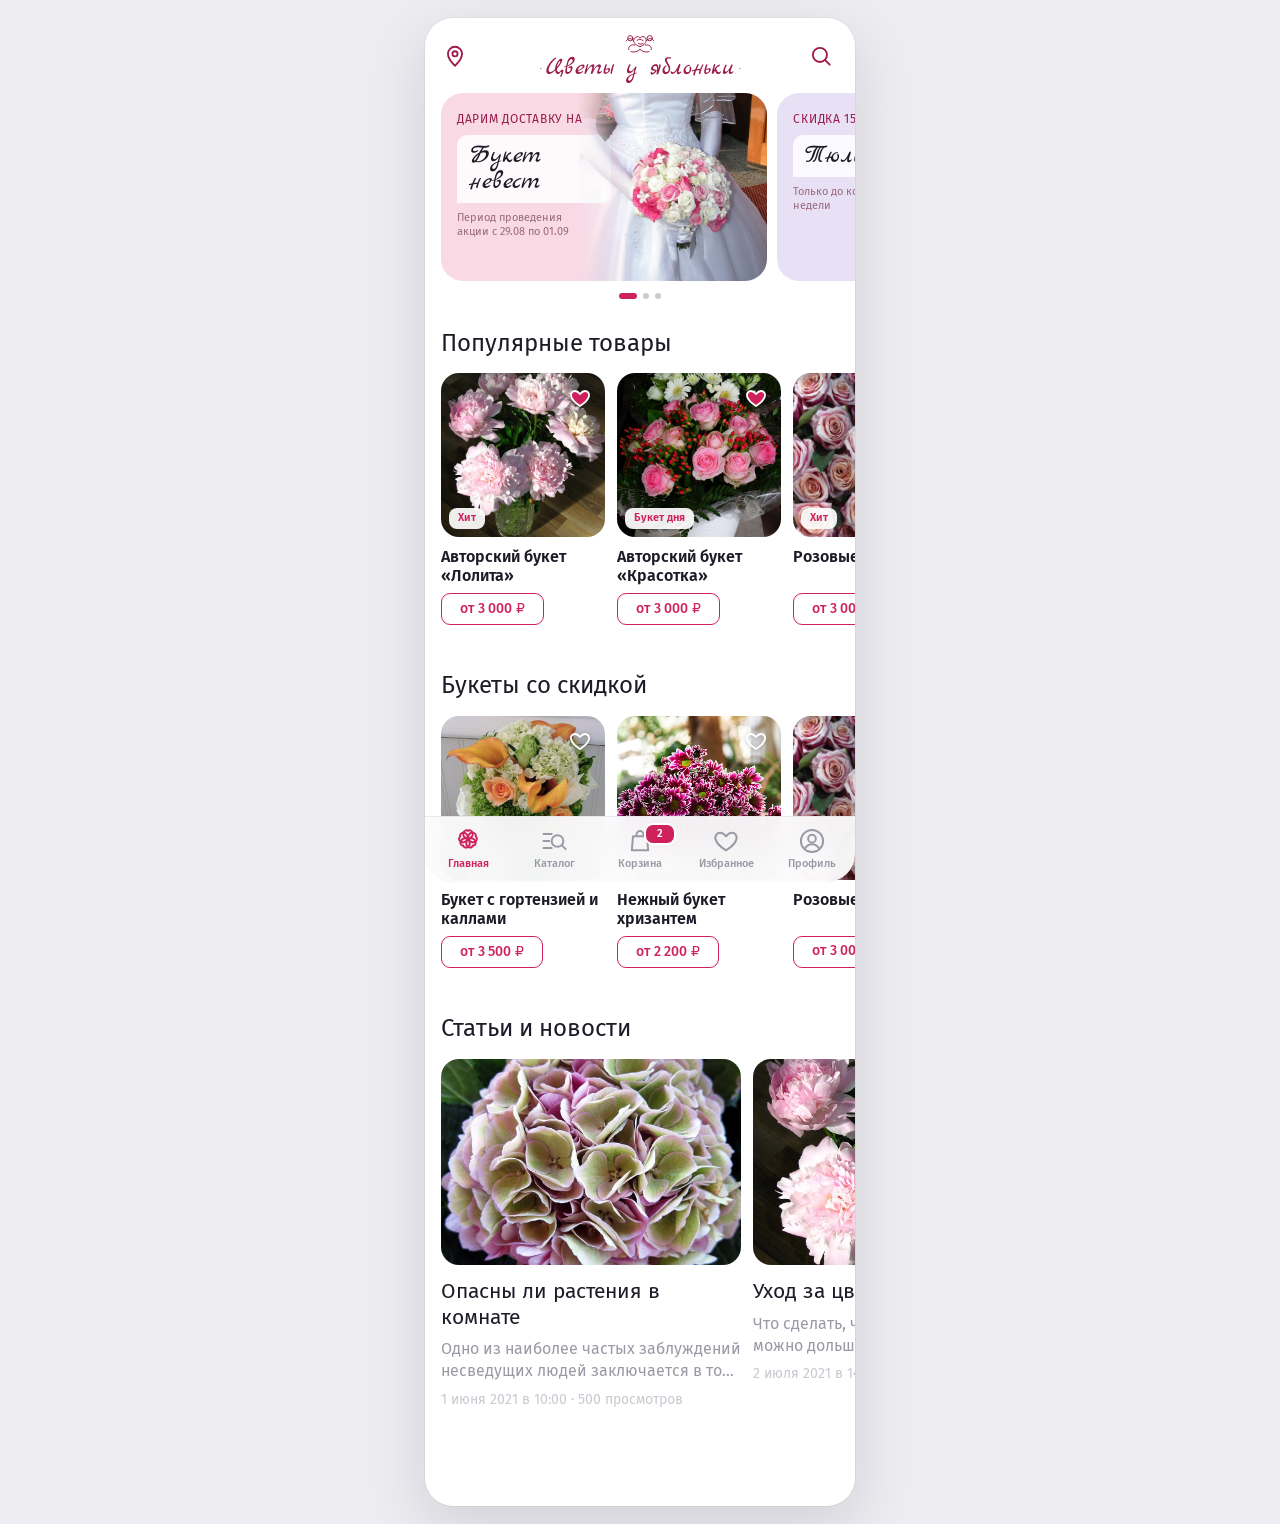
<file: index.html>
<!doctype html>
<html lang="ru">
<head>
  <meta charset="utf-8">
  <meta name="viewport" content="width=device-width, initial-scale=1, viewport-fit=cover">
  <meta name="theme-color" content="#cf225d">
  <title>Цветы у яблоньки — главная</title>
  <link rel="icon" href="data:image/svg+xml,%3Csvg xmlns='http://www.w3.org/2000/svg' viewBox='0 0 32 32'%3E%3Ccircle cx='16' cy='16' r='16' fill='%23cf225d'/%3E%3Ccircle cx='16' cy='16' r='6' fill='%23fff'/%3E%3C/svg%3E">
  <link rel="stylesheet" href="css/styles.css">
</head>
<body data-page="home" data-tab="home">
  <div class="app"><main class="page" id="page"></main></div>
  <script src="js/data.js"></script>
  <script src="js/store.js"></script>
  <script src="js/chrome.js"></script>
  <script src="js/pages-shop.js"></script>
</body>
</html>
</file>
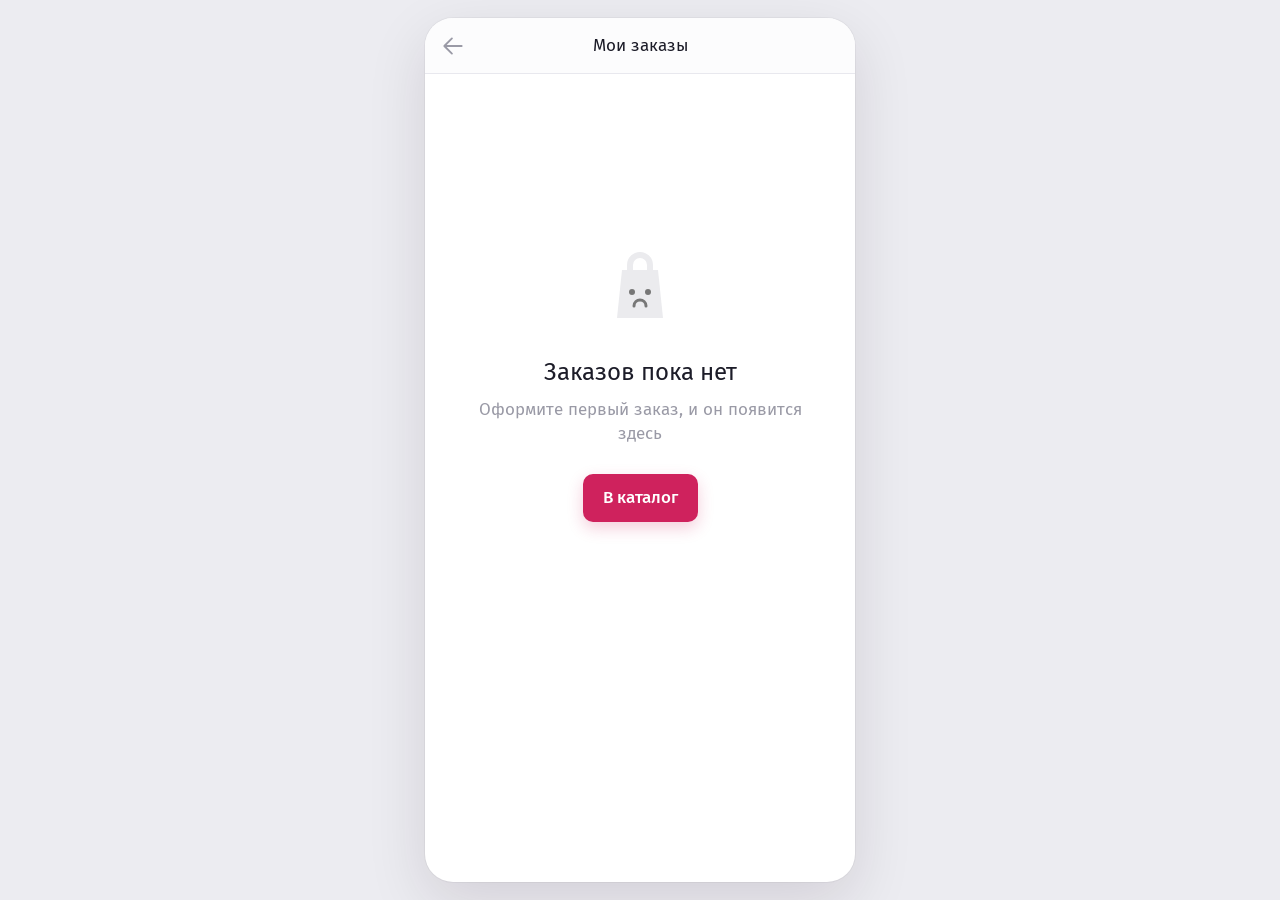
<file: account.html>
<!doctype html>
<html lang="ru">
<head>
  <meta charset="utf-8">
  <meta name="viewport" content="width=device-width, initial-scale=1, viewport-fit=cover">
  <meta name="theme-color" content="#cf225d">
  <title>Профиль — Цветы у яблоньки</title>
  <link rel="icon" href="data:image/svg+xml,%3Csvg xmlns='http://www.w3.org/2000/svg' viewBox='0 0 32 32'%3E%3Ccircle cx='16' cy='16' r='16' fill='%23cf225d'/%3E%3Ccircle cx='16' cy='16' r='6' fill='%23fff'/%3E%3C/svg%3E">
  <link rel="stylesheet" href="css/styles.css">
</head>
<body data-page="account" data-tab="" data-notab>
  <div class="app"><main class="page" id="page"></main></div>
  <script src="js/data.js"></script>
  <script src="js/store.js"></script>
  <script src="js/chrome.js"></script>
  <script src="js/pages-account.js"></script>
</body>
</html>
</file>
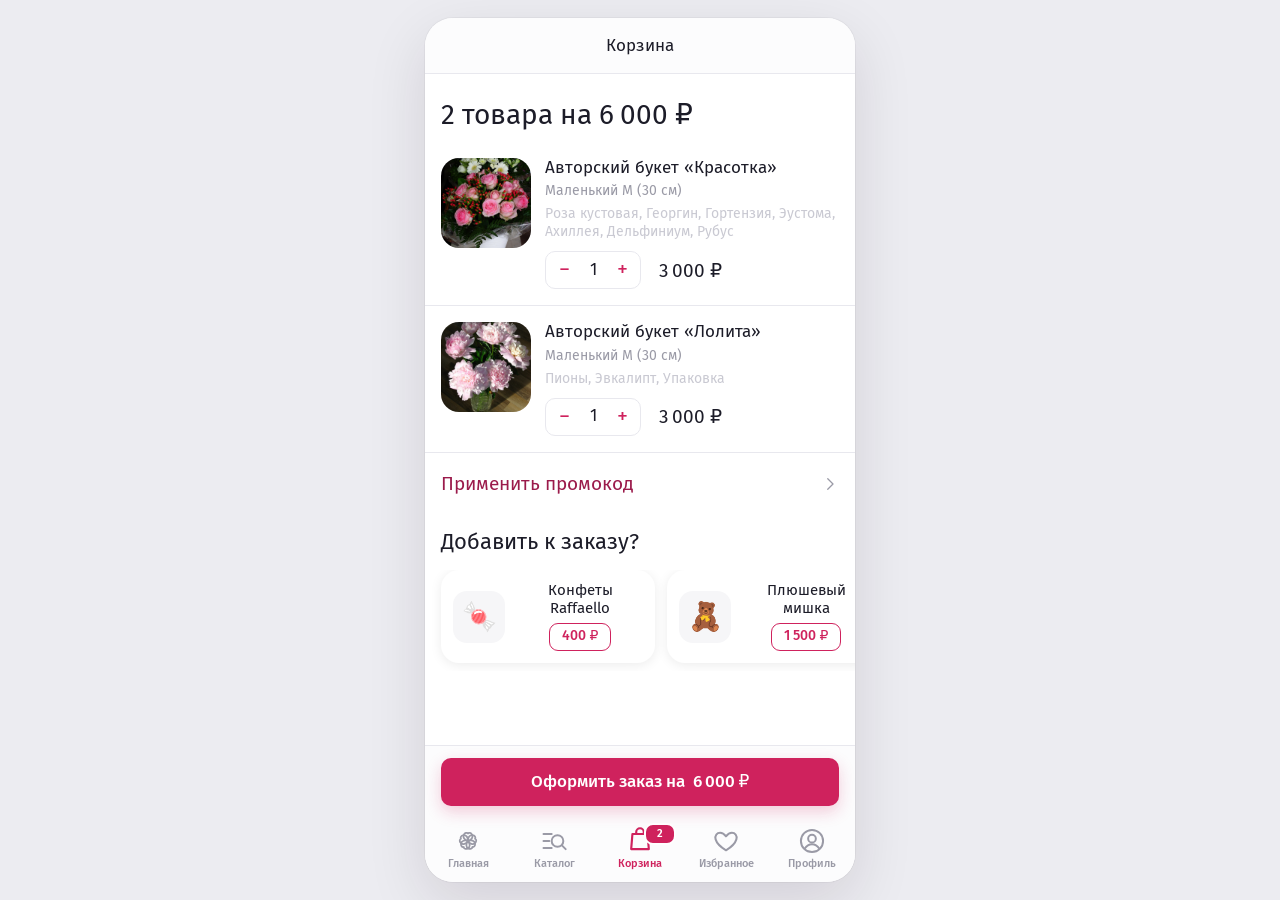
<file: cart.html>
<!doctype html>
<html lang="ru">
<head>
  <meta charset="utf-8">
  <meta name="viewport" content="width=device-width, initial-scale=1, viewport-fit=cover">
  <meta name="theme-color" content="#cf225d">
  <title>Корзина — Цветы у яблоньки</title>
  <link rel="icon" href="data:image/svg+xml,%3Csvg xmlns='http://www.w3.org/2000/svg' viewBox='0 0 32 32'%3E%3Ccircle cx='16' cy='16' r='16' fill='%23cf225d'/%3E%3Ccircle cx='16' cy='16' r='6' fill='%23fff'/%3E%3C/svg%3E">
  <link rel="stylesheet" href="css/styles.css">
</head>
<body data-page="cart" data-tab="cart">
  <div class="app"><main class="page" id="page"></main></div>
  <script src="js/data.js"></script>
  <script src="js/store.js"></script>
  <script src="js/chrome.js"></script>
  <script src="js/pages-order.js"></script>
</body>
</html>
</file>
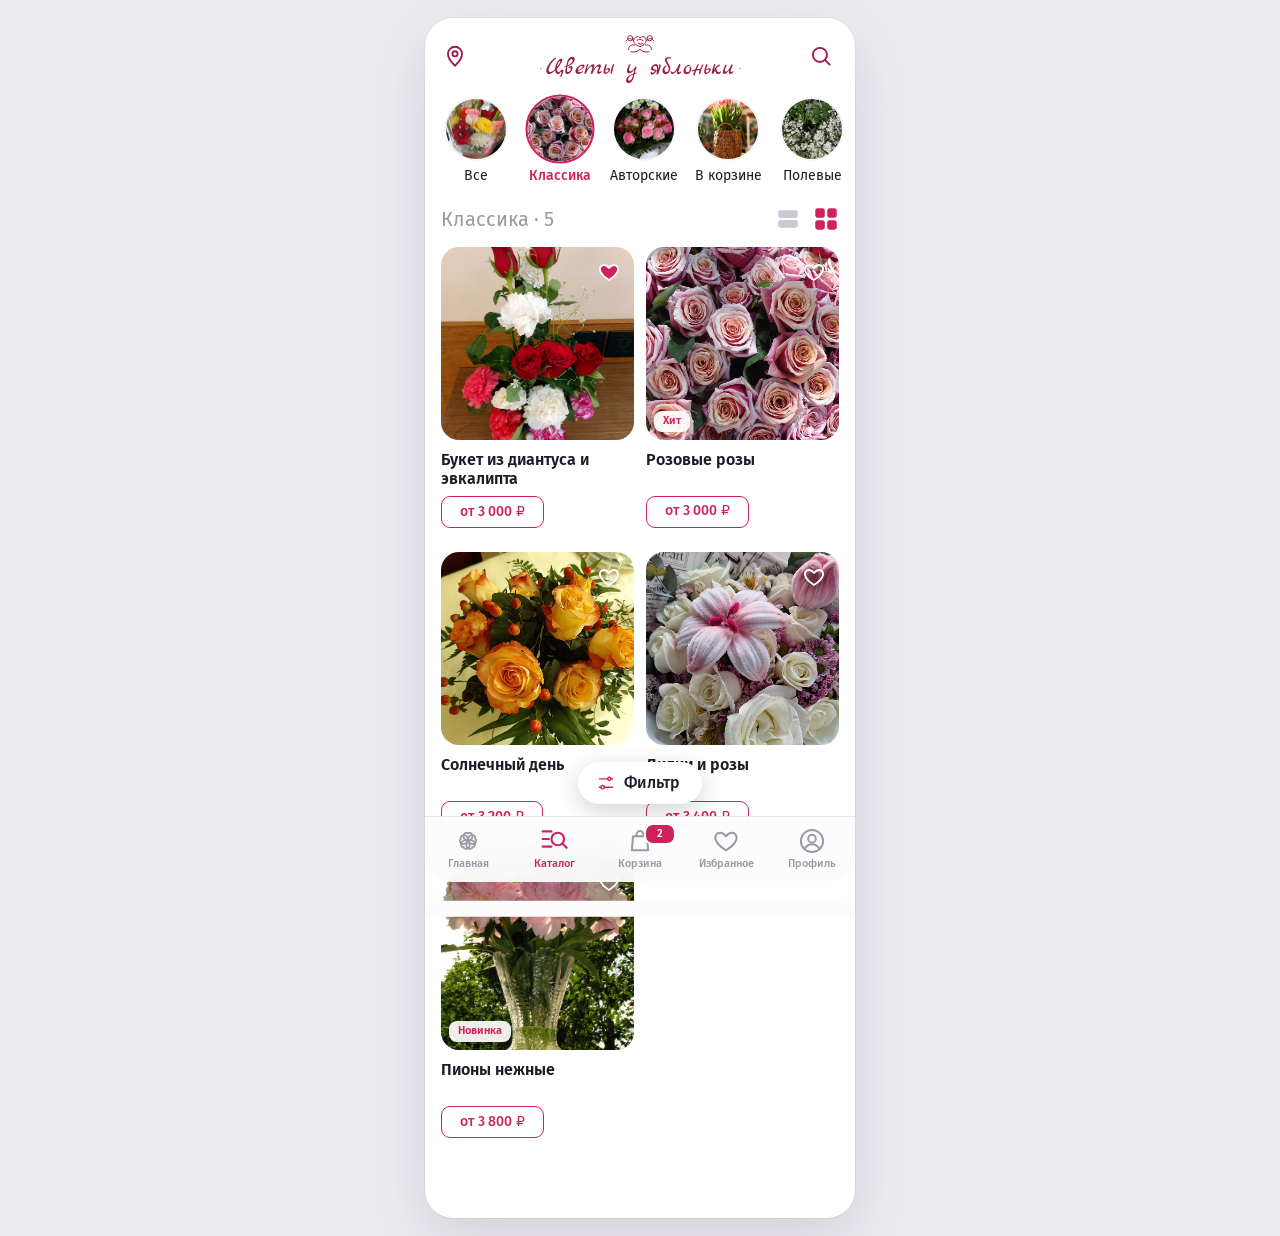
<file: catalog.html>
<!doctype html>
<html lang="ru">
<head>
  <meta charset="utf-8">
  <meta name="viewport" content="width=device-width, initial-scale=1, viewport-fit=cover">
  <meta name="theme-color" content="#cf225d">
  <title>Каталог — Цветы у яблоньки</title>
  <link rel="icon" href="data:image/svg+xml,%3Csvg xmlns='http://www.w3.org/2000/svg' viewBox='0 0 32 32'%3E%3Ccircle cx='16' cy='16' r='16' fill='%23cf225d'/%3E%3Ccircle cx='16' cy='16' r='6' fill='%23fff'/%3E%3C/svg%3E">
  <link rel="stylesheet" href="css/styles.css">
</head>
<body data-page="catalog" data-tab="catalog">
  <div class="app"><main class="page" id="page"></main></div>
  <script src="js/data.js"></script>
  <script src="js/store.js"></script>
  <script src="js/chrome.js"></script>
  <script src="js/pages-shop.js"></script>
</body>
</html>
</file>
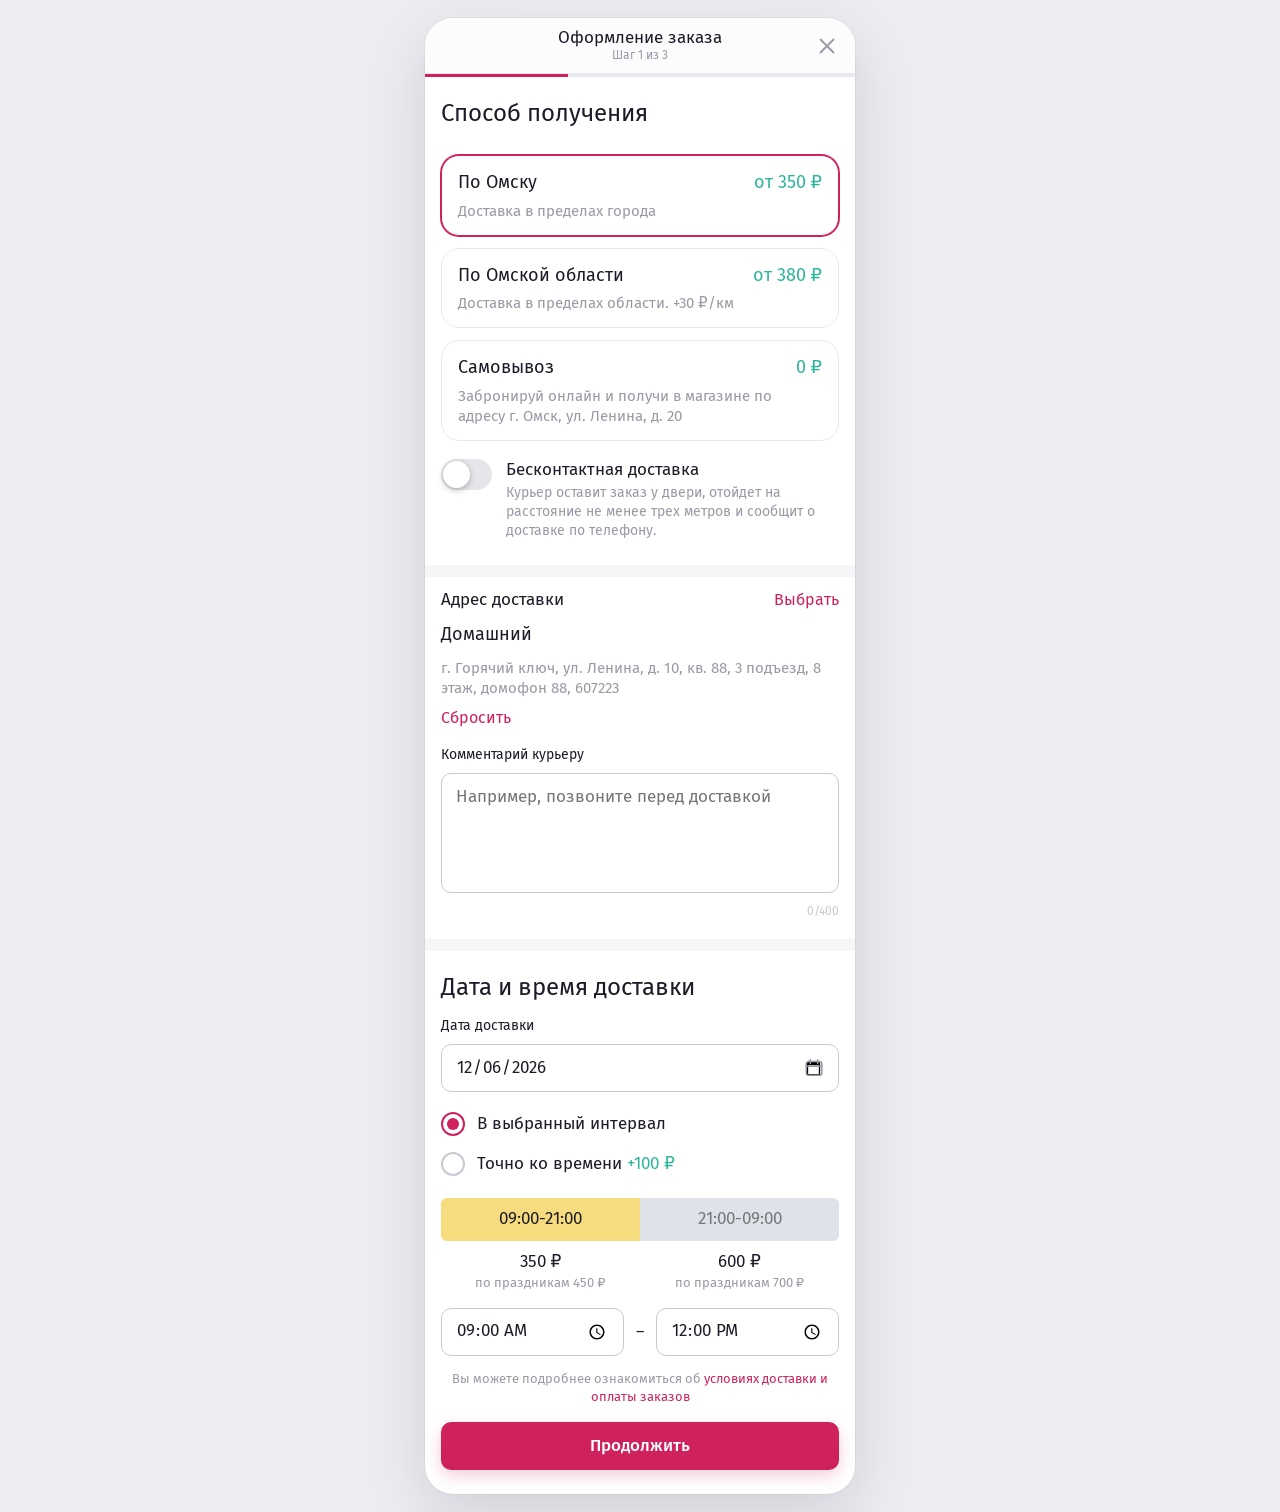
<file: checkout.html>
<!doctype html>
<html lang="ru">
<head>
  <meta charset="utf-8">
  <meta name="viewport" content="width=device-width, initial-scale=1, viewport-fit=cover">
  <meta name="theme-color" content="#cf225d">
  <title>Оформление заказа — Цветы у яблоньки</title>
  <link rel="icon" href="data:image/svg+xml,%3Csvg xmlns='http://www.w3.org/2000/svg' viewBox='0 0 32 32'%3E%3Ccircle cx='16' cy='16' r='16' fill='%23cf225d'/%3E%3Ccircle cx='16' cy='16' r='6' fill='%23fff'/%3E%3C/svg%3E">
  <link rel="stylesheet" href="css/styles.css">
</head>
<body data-page="checkout" data-tab="" data-notab>
  <div class="app"><main class="page" id="page"></main></div>
  <script src="js/data.js"></script>
  <script src="js/store.js"></script>
  <script src="js/chrome.js"></script>
  <script src="js/pages-order.js"></script>
</body>
</html>
</file>
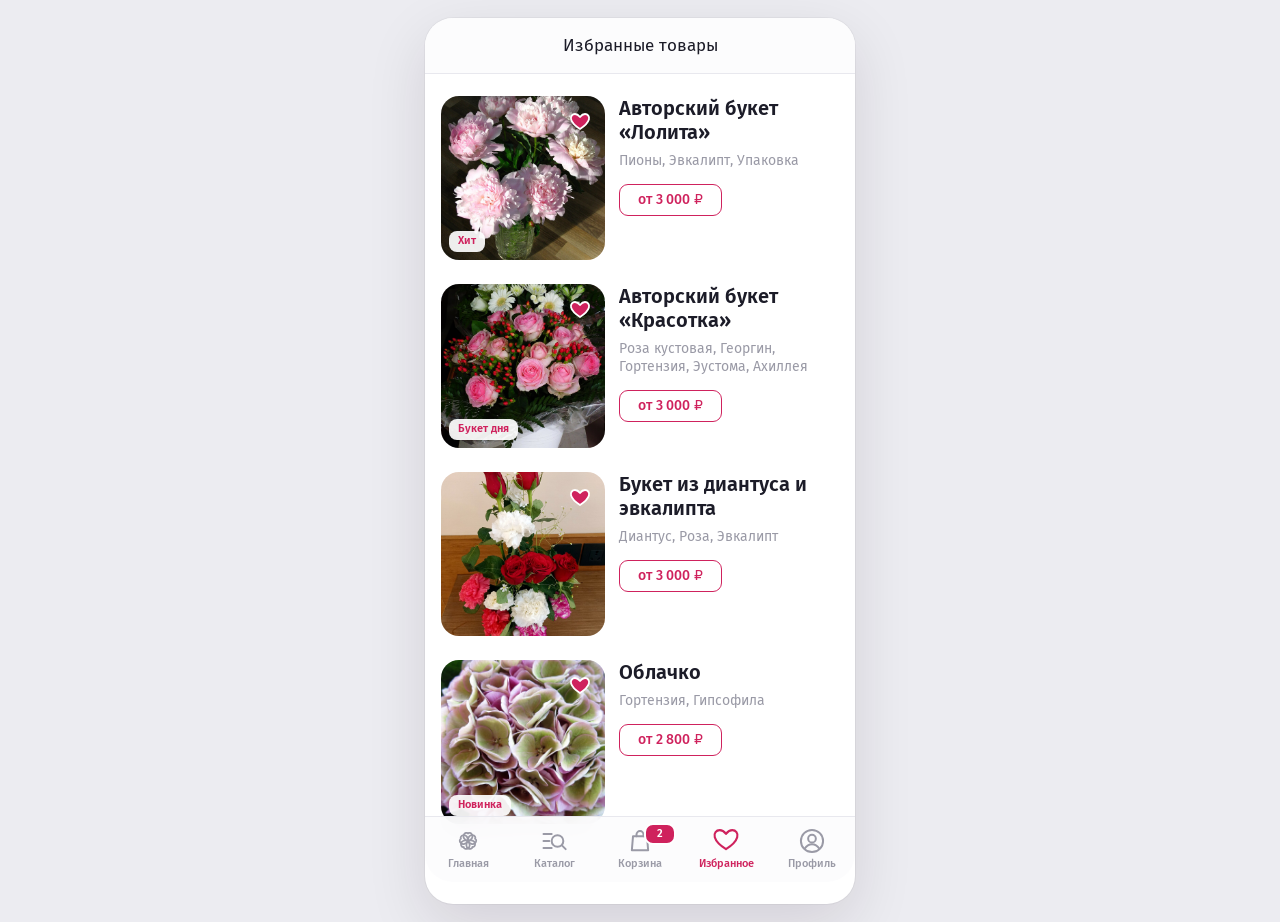
<file: favorites.html>
<!doctype html>
<html lang="ru">
<head>
  <meta charset="utf-8">
  <meta name="viewport" content="width=device-width, initial-scale=1, viewport-fit=cover">
  <meta name="theme-color" content="#cf225d">
  <title>Избранное — Цветы у яблоньки</title>
  <link rel="icon" href="data:image/svg+xml,%3Csvg xmlns='http://www.w3.org/2000/svg' viewBox='0 0 32 32'%3E%3Ccircle cx='16' cy='16' r='16' fill='%23cf225d'/%3E%3Ccircle cx='16' cy='16' r='6' fill='%23fff'/%3E%3C/svg%3E">
  <link rel="stylesheet" href="css/styles.css">
</head>
<body data-page="favorites" data-tab="fav">
  <div class="app"><main class="page" id="page"></main></div>
  <script src="js/data.js"></script>
  <script src="js/store.js"></script>
  <script src="js/chrome.js"></script>
  <script src="js/pages-shop.js"></script>
</body>
</html>
</file>
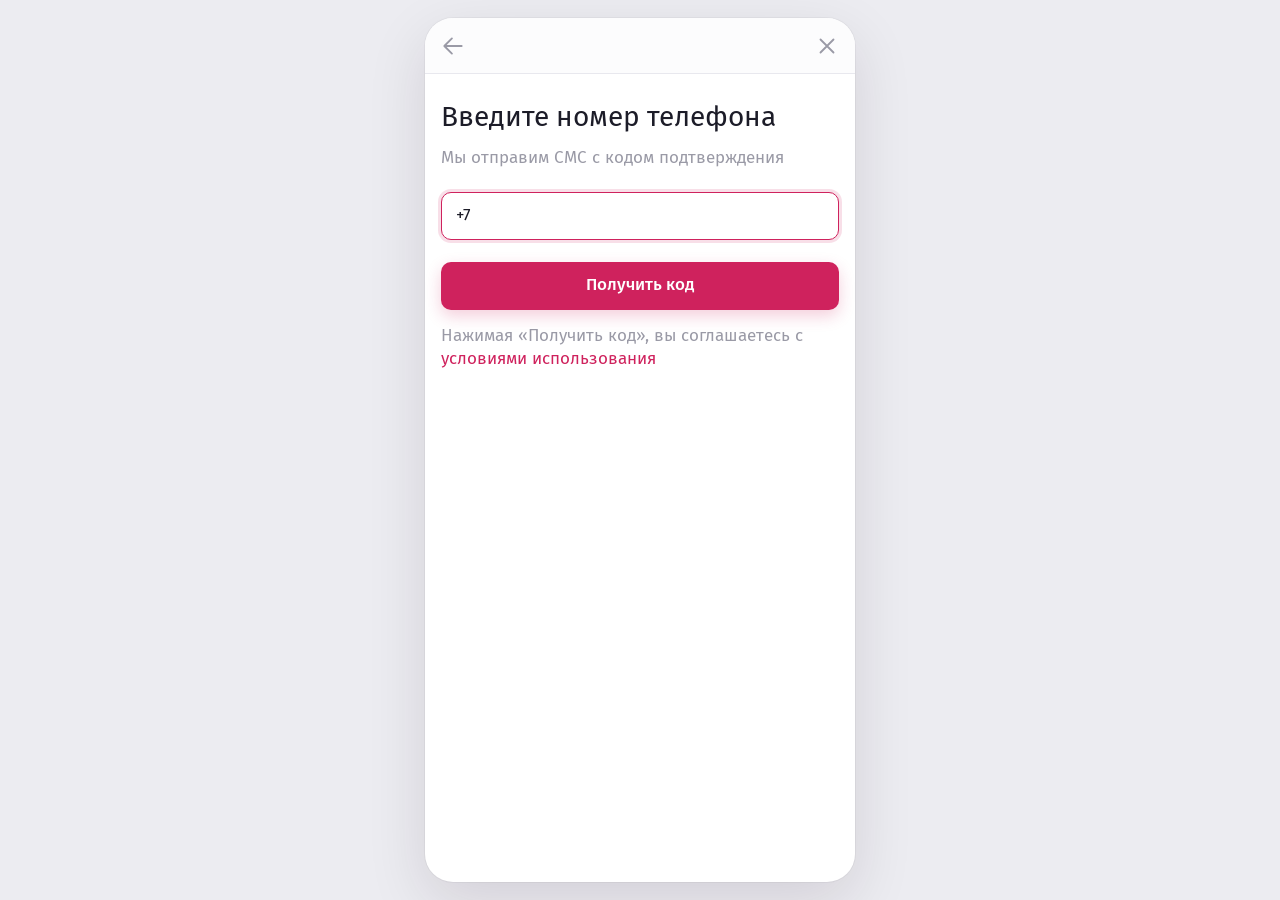
<file: login.html>
<!doctype html>
<html lang="ru">
<head>
  <meta charset="utf-8">
  <meta name="viewport" content="width=device-width, initial-scale=1, viewport-fit=cover">
  <meta name="theme-color" content="#cf225d">
  <title>Вход — Цветы у яблоньки</title>
  <link rel="icon" href="data:image/svg+xml,%3Csvg xmlns='http://www.w3.org/2000/svg' viewBox='0 0 32 32'%3E%3Ccircle cx='16' cy='16' r='16' fill='%23cf225d'/%3E%3Ccircle cx='16' cy='16' r='6' fill='%23fff'/%3E%3C/svg%3E">
  <link rel="stylesheet" href="css/styles.css">
</head>
<body data-page="login" data-tab="" data-notab>
  <div class="app"><main class="page" id="page"></main></div>
  <script src="js/data.js"></script>
  <script src="js/store.js"></script>
  <script src="js/chrome.js"></script>
  <script src="js/pages-account.js"></script>
</body>
</html>
</file>
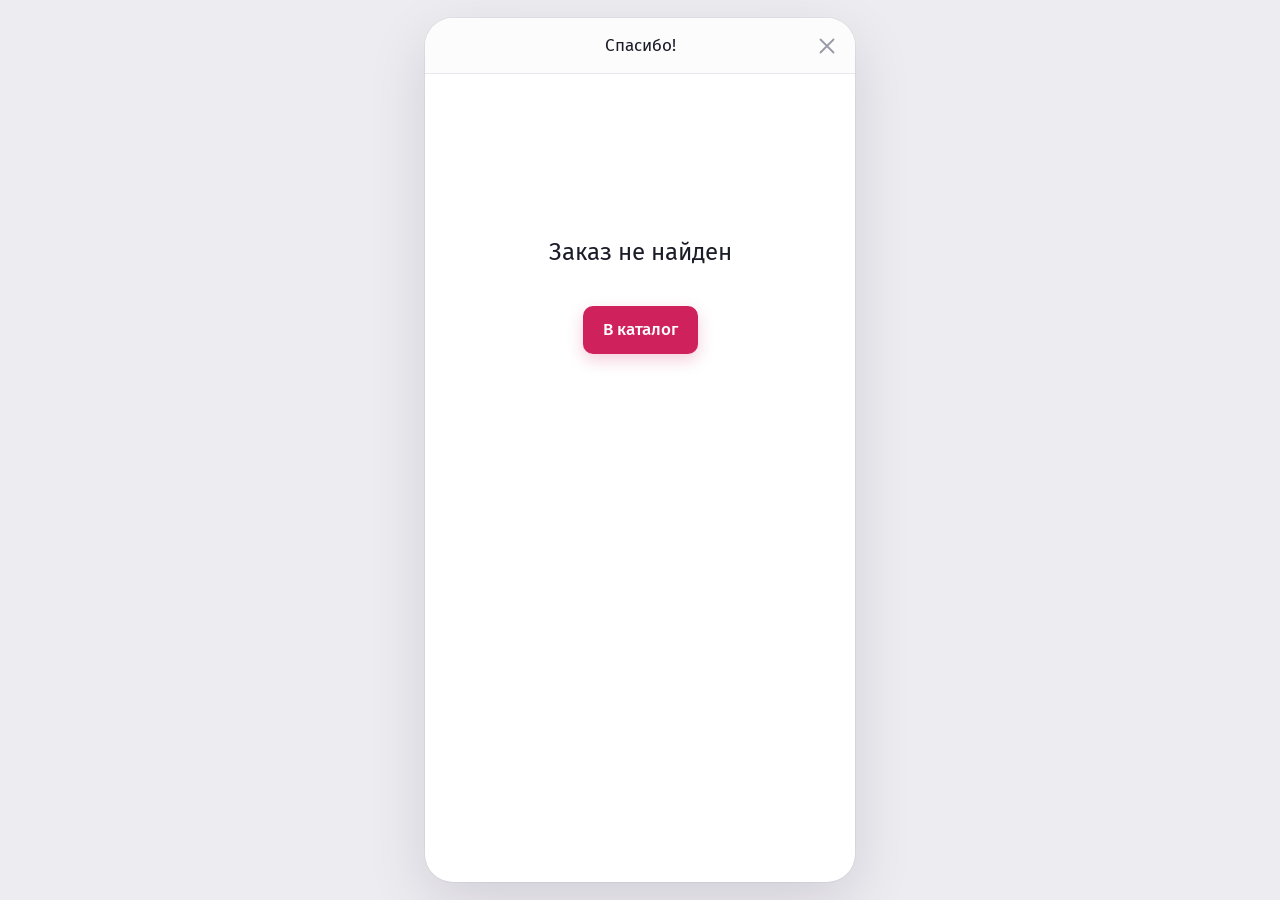
<file: order-success.html>
<!doctype html>
<html lang="ru">
<head>
  <meta charset="utf-8">
  <meta name="viewport" content="width=device-width, initial-scale=1, viewport-fit=cover">
  <meta name="theme-color" content="#cf225d">
  <title>Заказ оформлен — Цветы у яблоньки</title>
  <link rel="icon" href="data:image/svg+xml,%3Csvg xmlns='http://www.w3.org/2000/svg' viewBox='0 0 32 32'%3E%3Ccircle cx='16' cy='16' r='16' fill='%23cf225d'/%3E%3Ccircle cx='16' cy='16' r='6' fill='%23fff'/%3E%3C/svg%3E">
  <link rel="stylesheet" href="css/styles.css">
</head>
<body data-page="success" data-tab="" data-notab>
  <div class="app"><main class="page" id="page"></main></div>
  <script src="js/data.js"></script>
  <script src="js/store.js"></script>
  <script src="js/chrome.js"></script>
  <script src="js/pages-order.js"></script>
</body>
</html>
</file>
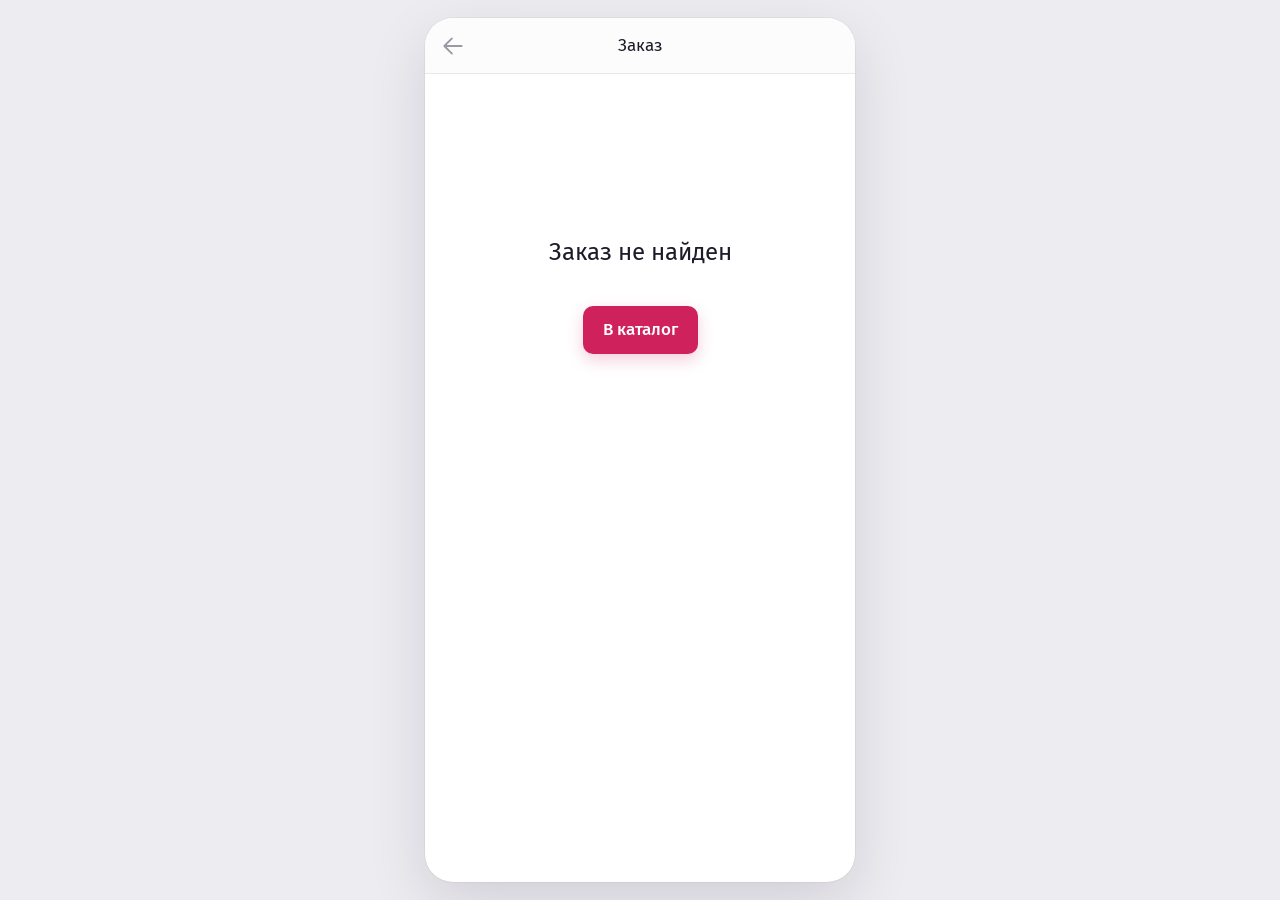
<file: order.html>
<!doctype html>
<html lang="ru">
<head>
  <meta charset="utf-8">
  <meta name="viewport" content="width=device-width, initial-scale=1, viewport-fit=cover">
  <meta name="theme-color" content="#cf225d">
  <title>Заказ — Цветы у яблоньки</title>
  <link rel="icon" href="data:image/svg+xml,%3Csvg xmlns='http://www.w3.org/2000/svg' viewBox='0 0 32 32'%3E%3Ccircle cx='16' cy='16' r='16' fill='%23cf225d'/%3E%3Ccircle cx='16' cy='16' r='6' fill='%23fff'/%3E%3C/svg%3E">
  <link rel="stylesheet" href="css/styles.css">
</head>
<body data-page="order" data-tab="" data-notab>
  <div class="app"><main class="page" id="page"></main></div>
  <script src="js/data.js"></script>
  <script src="js/store.js"></script>
  <script src="js/chrome.js"></script>
  <script src="js/pages-order.js"></script>
</body>
</html>
</file>
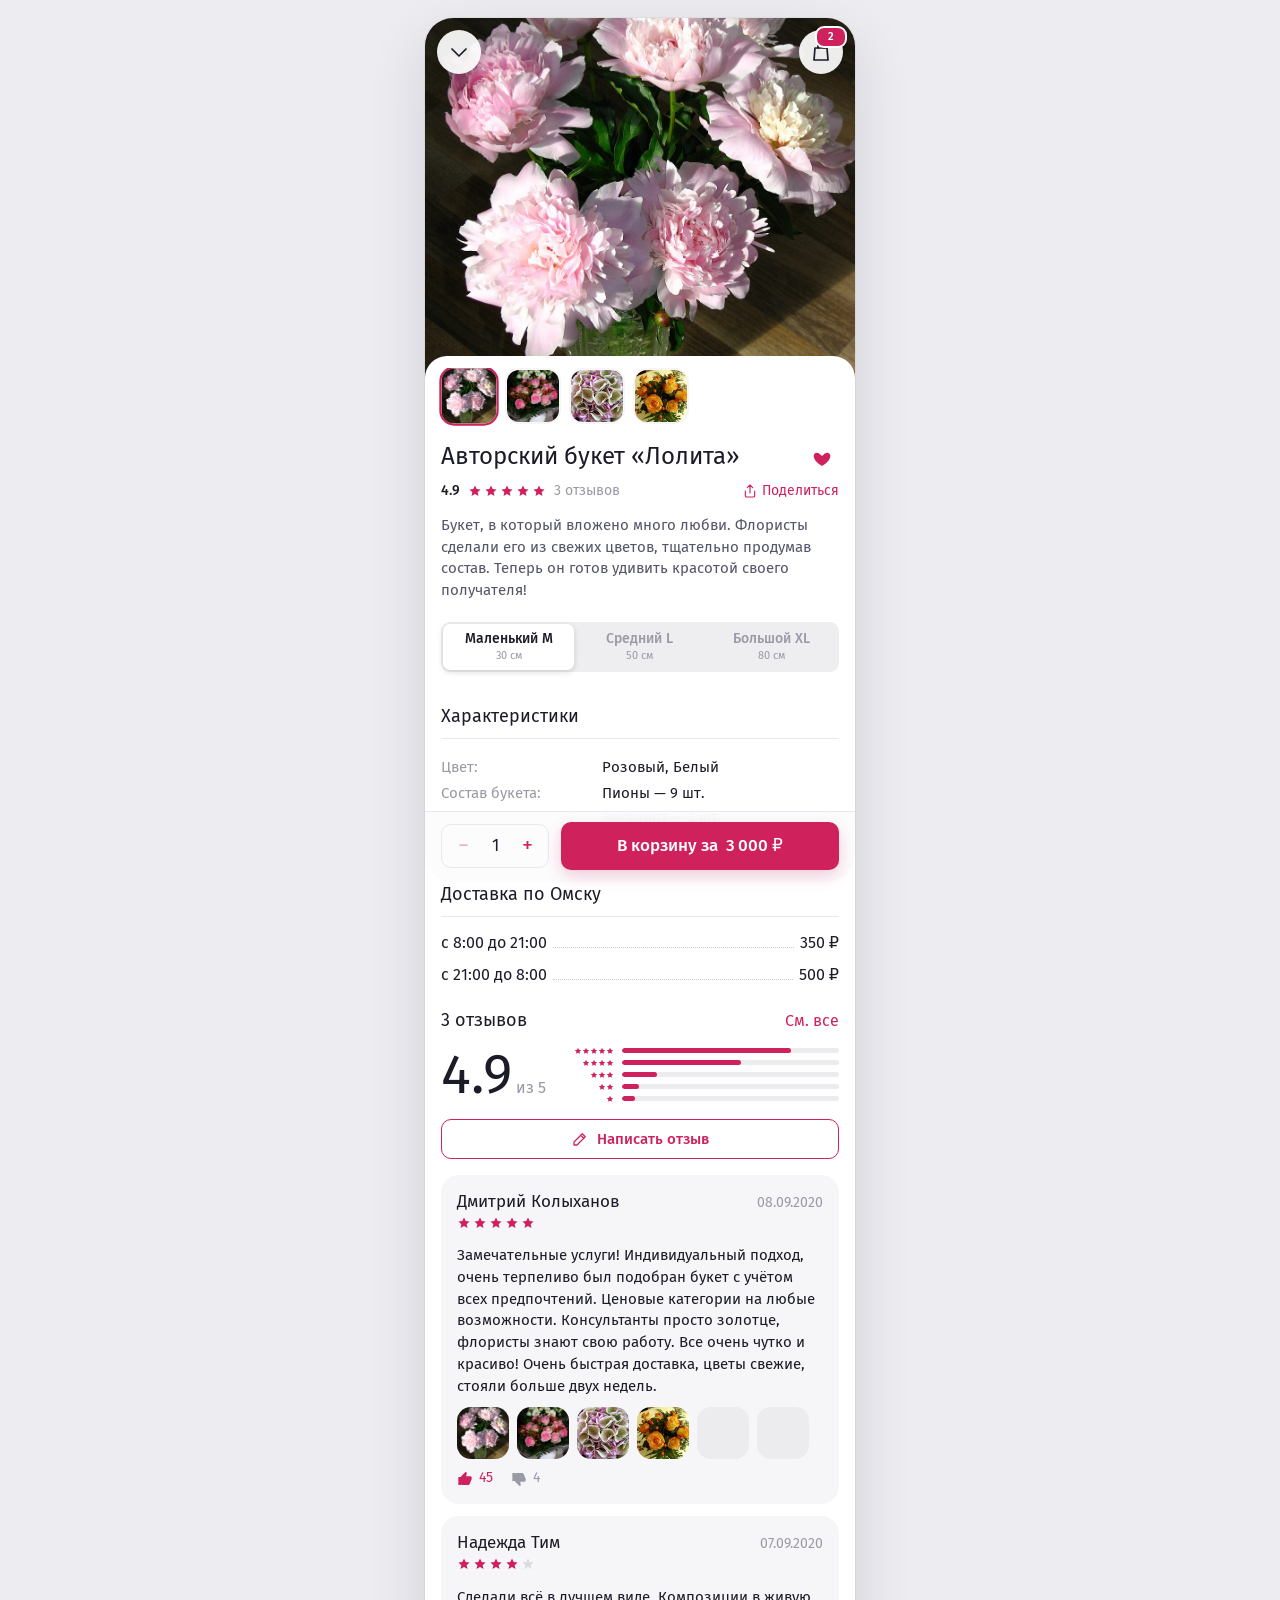
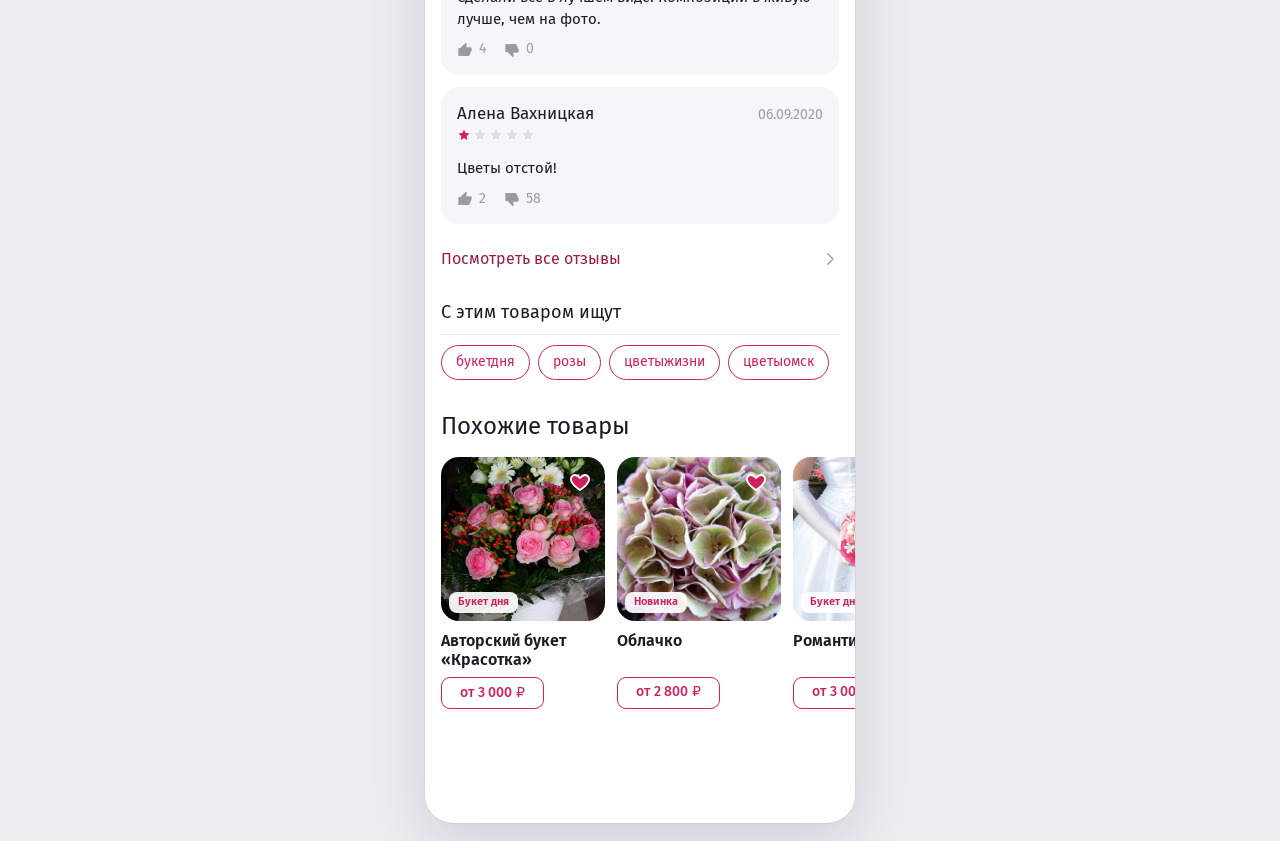
<file: product.html>
<!doctype html>
<html lang="ru">
<head>
  <meta charset="utf-8">
  <meta name="viewport" content="width=device-width, initial-scale=1, viewport-fit=cover">
  <meta name="theme-color" content="#cf225d">
  <title>Букет — Цветы у яблоньки</title>
  <link rel="icon" href="data:image/svg+xml,%3Csvg xmlns='http://www.w3.org/2000/svg' viewBox='0 0 32 32'%3E%3Ccircle cx='16' cy='16' r='16' fill='%23cf225d'/%3E%3Ccircle cx='16' cy='16' r='6' fill='%23fff'/%3E%3C/svg%3E">
  <link rel="stylesheet" href="css/styles.css">
</head>
<body data-page="product" data-tab="" data-notab>
  <div class="app"><main class="page" id="page"></main></div>
  <script src="js/data.js"></script>
  <script src="js/store.js"></script>
  <script src="js/chrome.js"></script>
  <script src="js/pages-shop.js"></script>
</body>
</html>
</file>
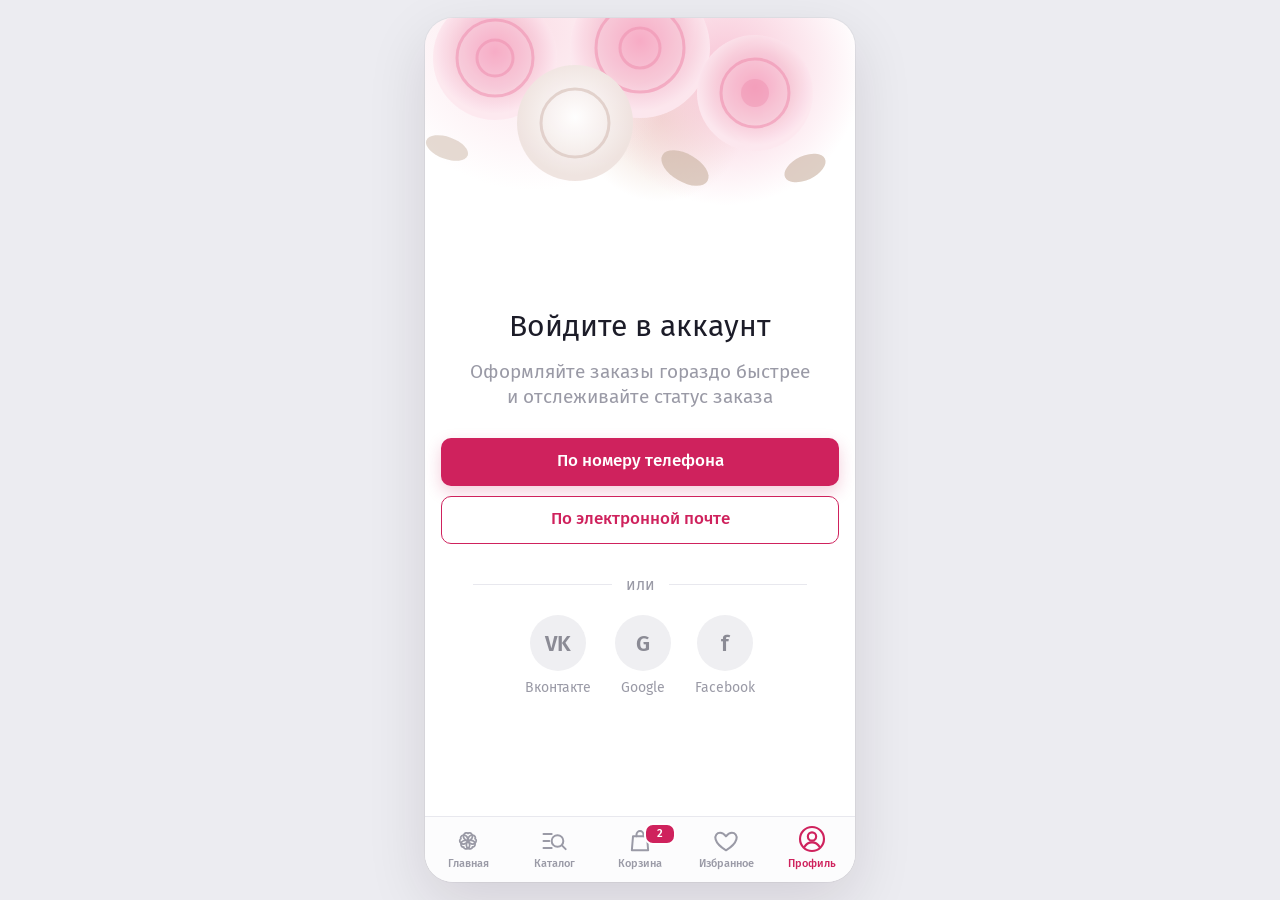
<file: profile.html>
<!doctype html>
<html lang="ru">
<head>
  <meta charset="utf-8">
  <meta name="viewport" content="width=device-width, initial-scale=1, viewport-fit=cover">
  <meta name="theme-color" content="#cf225d">
  <title>Профиль — Цветы у яблоньки</title>
  <link rel="icon" href="data:image/svg+xml,%3Csvg xmlns='http://www.w3.org/2000/svg' viewBox='0 0 32 32'%3E%3Ccircle cx='16' cy='16' r='16' fill='%23cf225d'/%3E%3Ccircle cx='16' cy='16' r='6' fill='%23fff'/%3E%3C/svg%3E">
  <link rel="stylesheet" href="css/styles.css">
</head>
<body data-page="profile" data-tab="profile">
  <div class="app"><main class="page" id="page"></main></div>
  <script src="js/data.js"></script>
  <script src="js/store.js"></script>
  <script src="js/chrome.js"></script>
  <script src="js/pages-account.js"></script>
</body>
</html>
</file>
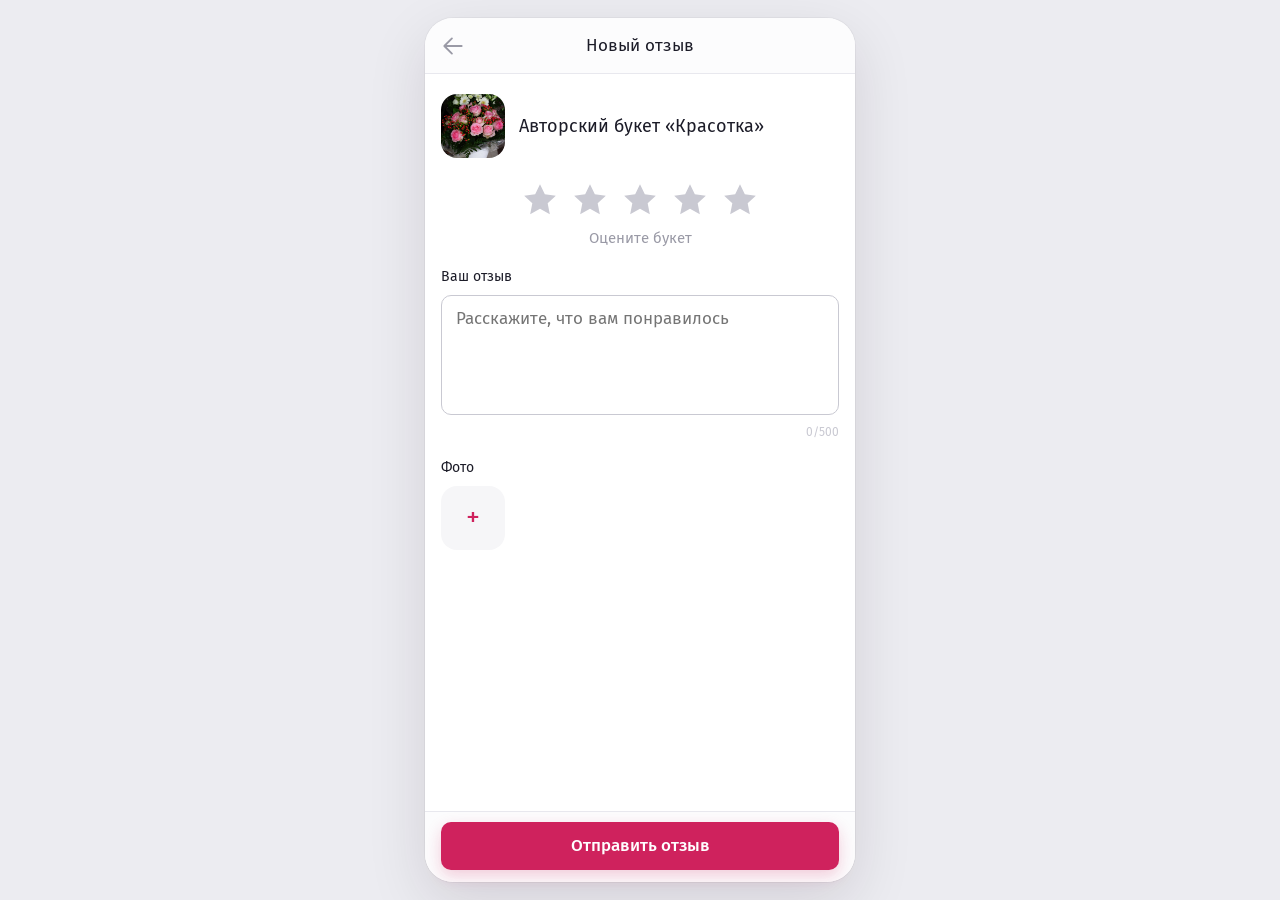
<file: review-new.html>
<!doctype html>
<html lang="ru">
<head>
  <meta charset="utf-8">
  <meta name="viewport" content="width=device-width, initial-scale=1, viewport-fit=cover">
  <meta name="theme-color" content="#cf225d">
  <title>Новый отзыв — Цветы у яблоньки</title>
  <link rel="icon" href="data:image/svg+xml,%3Csvg xmlns='http://www.w3.org/2000/svg' viewBox='0 0 32 32'%3E%3Ccircle cx='16' cy='16' r='16' fill='%23cf225d'/%3E%3Ccircle cx='16' cy='16' r='6' fill='%23fff'/%3E%3C/svg%3E">
  <link rel="stylesheet" href="css/styles.css">
</head>
<body data-page="reviewNew" data-tab="" data-notab>
  <div class="app"><main class="page" id="page"></main></div>
  <script src="js/data.js"></script>
  <script src="js/store.js"></script>
  <script src="js/chrome.js"></script>
  <script src="js/pages-account.js"></script>
</body>
</html>
</file>
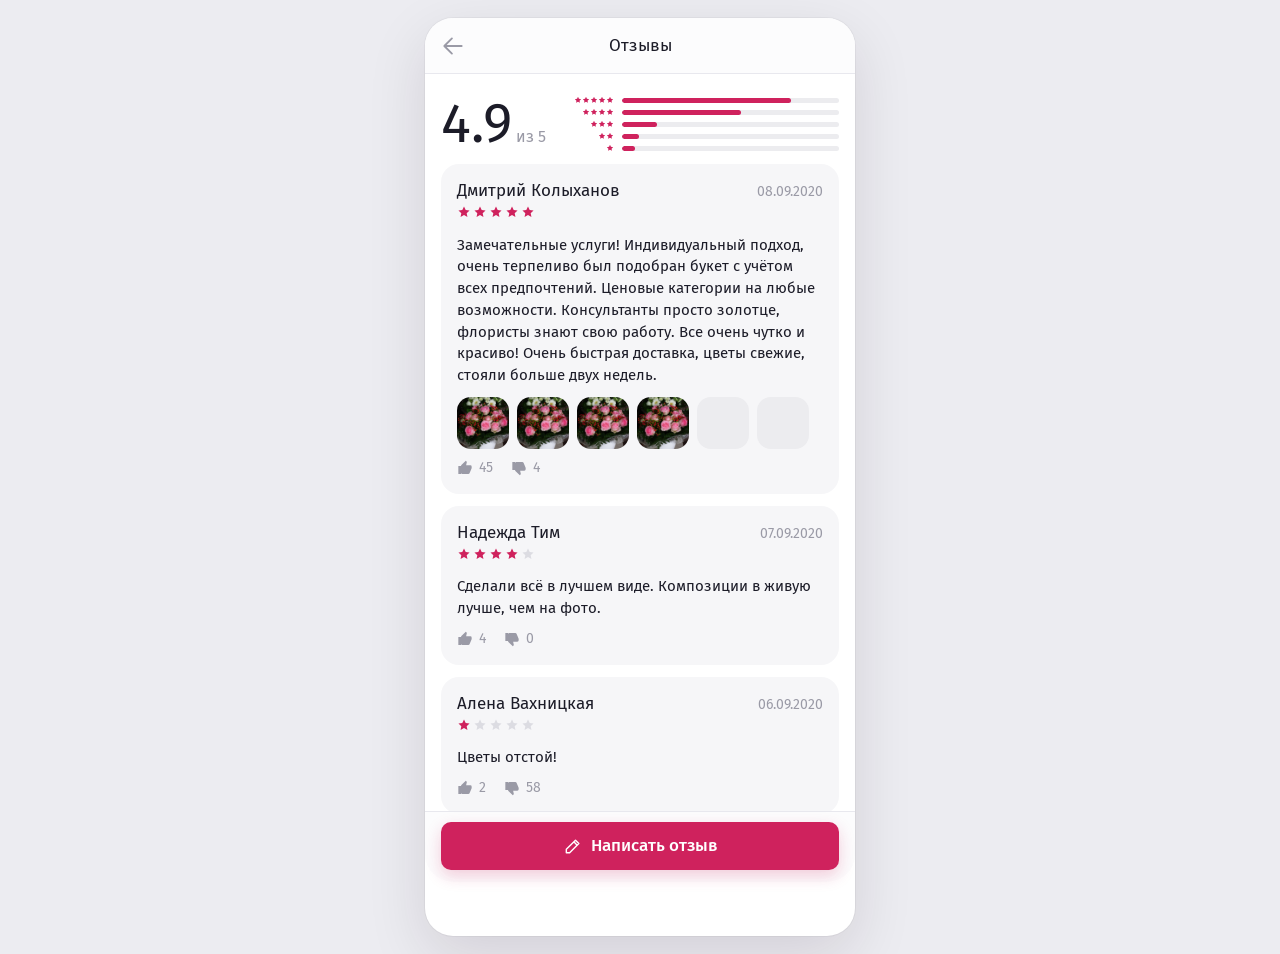
<file: reviews.html>
<!doctype html>
<html lang="ru">
<head>
  <meta charset="utf-8">
  <meta name="viewport" content="width=device-width, initial-scale=1, viewport-fit=cover">
  <meta name="theme-color" content="#cf225d">
  <title>Отзывы — Цветы у яблоньки</title>
  <link rel="icon" href="data:image/svg+xml,%3Csvg xmlns='http://www.w3.org/2000/svg' viewBox='0 0 32 32'%3E%3Ccircle cx='16' cy='16' r='16' fill='%23cf225d'/%3E%3Ccircle cx='16' cy='16' r='6' fill='%23fff'/%3E%3C/svg%3E">
  <link rel="stylesheet" href="css/styles.css">
</head>
<body data-page="reviews" data-tab="" data-notab>
  <div class="app"><main class="page" id="page"></main></div>
  <script src="js/data.js"></script>
  <script src="js/store.js"></script>
  <script src="js/chrome.js"></script>
  <script src="js/pages-account.js"></script>
</body>
</html>
</file>
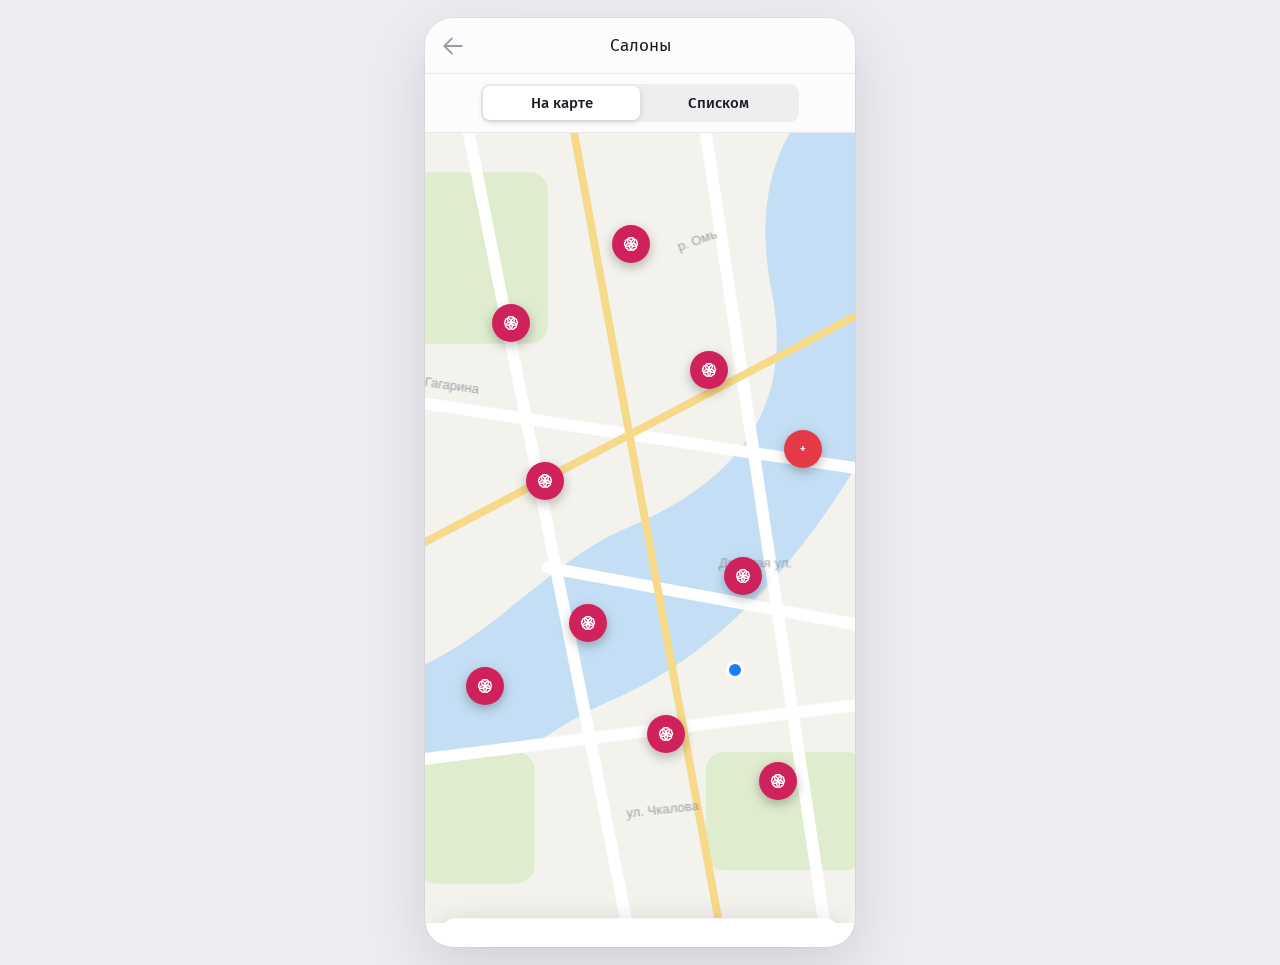
<file: salons.html>
<!doctype html>
<html lang="ru">
<head>
  <meta charset="utf-8">
  <meta name="viewport" content="width=device-width, initial-scale=1, viewport-fit=cover">
  <meta name="theme-color" content="#cf225d">
  <title>Салоны — Цветы у яблоньки</title>
  <link rel="icon" href="data:image/svg+xml,%3Csvg xmlns='http://www.w3.org/2000/svg' viewBox='0 0 32 32'%3E%3Ccircle cx='16' cy='16' r='16' fill='%23cf225d'/%3E%3Ccircle cx='16' cy='16' r='6' fill='%23fff'/%3E%3C/svg%3E">
  <link rel="stylesheet" href="css/styles.css">
</head>
<body data-page="salons" data-tab="" data-notab>
  <div class="app"><main class="page" id="page"></main></div>
  <script src="js/data.js"></script>
  <script src="js/store.js"></script>
  <script src="js/chrome.js"></script>
  <script src="js/pages-account.js"></script>
</body>
</html>
</file>
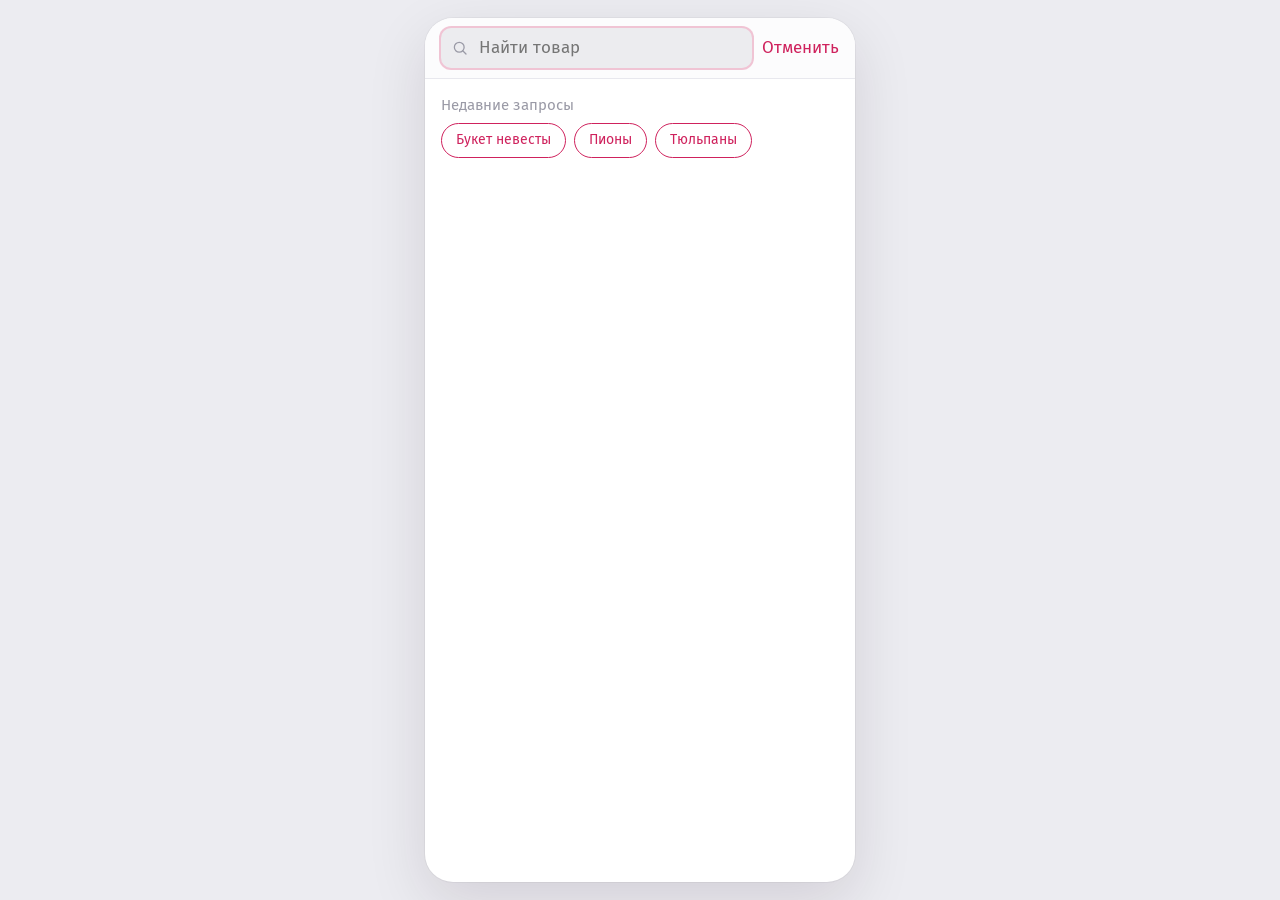
<file: search.html>
<!doctype html>
<html lang="ru">
<head>
  <meta charset="utf-8">
  <meta name="viewport" content="width=device-width, initial-scale=1, viewport-fit=cover">
  <meta name="theme-color" content="#cf225d">
  <title>Поиск — Цветы у яблоньки</title>
  <link rel="icon" href="data:image/svg+xml,%3Csvg xmlns='http://www.w3.org/2000/svg' viewBox='0 0 32 32'%3E%3Ccircle cx='16' cy='16' r='16' fill='%23cf225d'/%3E%3Ccircle cx='16' cy='16' r='6' fill='%23fff'/%3E%3C/svg%3E">
  <link rel="stylesheet" href="css/styles.css">
</head>
<body data-page="search" data-tab="" data-notab>
  <div class="app"><main class="page" id="page"></main></div>
  <script src="js/data.js"></script>
  <script src="js/store.js"></script>
  <script src="js/chrome.js"></script>
  <script src="js/pages-shop.js"></script>
</body>
</html>
</file>
<file: css/styles.css>
@import url('fonts.css');

/* ---------- токены ---------- */
:root {
  --primary: #cf225d;
  --primary-press: #b01a4e;
  --primary-soft: #fbe8ef;
  --bordo: #9b1b4b;
  --ink: #1c1c28;
  --gray: #9a9aa6;
  --gray-2: #c9c9d2;
  --line: #e8e8ee;
  --surface: #f6f6f8;
  --bg: #ffffff;
  --green: #2db69b;
  --red: #ff3b30;
  --yellow: #f7dc7f;
  --blue: #bcd0f5;
  --r-card: 18px;
  --r-field: 10px;
  --tab-h: 64px;
  --safe-b: env(safe-area-inset-bottom, 0px);
  --ease: cubic-bezier(.22, .8, .24, 1);
  --spring: cubic-bezier(.34, 1.56, .64, 1);
  --font: 'Fira Sans', system-ui, -apple-system, 'Segoe UI', sans-serif;
}

* { box-sizing: border-box; -webkit-tap-highlight-color: transparent; }
html { -webkit-text-size-adjust: 100%; }
body {
  margin: 0; font-family: var(--font); font-size: 16px; line-height: 1.35; color: var(--ink);
  background: #ececf1; -webkit-font-smoothing: antialiased;
}
img { display: block; max-width: 100%; }
a { color: inherit; text-decoration: none; }
button { font: inherit; color: inherit; background: none; border: 0; padding: 0; cursor: pointer; }
input, textarea, select { font: inherit; color: inherit; }
h1, h2, h3, p { margin: 0; }
.hidden { display: none !important; }

@view-transition { navigation: auto; }

/* ---------- каркас ---------- */
.app {
  position: relative; max-width: 430px; min-height: 100vh; min-height: 100dvh; margin: 0 auto;
  background: var(--bg); overflow-x: hidden;
  box-shadow: 0 0 0 1px rgba(0,0,0,.04), 0 20px 60px rgba(30,10,30,.12);
}
.page { padding-bottom: calc(var(--tab-h) + var(--safe-b) + 16px); animation: pageIn .45s var(--ease); }
.page.no-tab { padding-bottom: 24px; }
.page.has-bar { padding-bottom: calc(var(--tab-h) + var(--safe-b) + 96px); }
.page.no-tab.has-bar { padding-bottom: 110px; }
@keyframes pageIn { from { opacity: 0; transform: translateY(14px); } to { opacity: 1; transform: none; } }
body.leaving .page { opacity: 0; transform: translateY(-6px); transition: .18s ease-in; }

/* ---------- шапка ---------- */
.brandbar {
  display: grid; grid-template-columns: 48px 1fr 48px; align-items: center;
  padding: 12px 8px 8px; position: relative;
}
.brandbar .icon-btn { width: 44px; height: 44px; }
.logo { display: flex; flex-direction: column; align-items: center; color: var(--bordo); line-height: 1; }
.logo svg { width: 60px; height: 30px; margin-bottom: -4px; }
.logo span { font-family: 'Marck Script', cursive; font-size: 25px; white-space: nowrap; }
.logo i { font-style: normal; font-size: 10px; margin: 0 4px; position: relative; top: -3px; }

.topbar {
  position: sticky; top: 0; z-index: 20; display: grid; grid-template-columns: 56px 1fr 56px; align-items: center;
  min-height: 56px; background: rgba(252,252,253,.92); backdrop-filter: blur(12px);
  border-bottom: 1px solid var(--line); text-align: center;
}
.topbar .t { font-size: 17px; line-height: 1.15; }
.topbar .sub { display: block; font-size: 12px; color: var(--gray); margin-top: 1px; }
.topbar .icon-btn { width: 44px; height: 44px; margin: 0 6px; }
.icon-btn { display: grid; place-items: center; border-radius: 50%; color: var(--bordo); transition: transform .2s var(--spring), background .2s; }
.icon-btn:active { transform: scale(.88); background: var(--primary-soft); }
.icon-btn svg { width: 26px; height: 26px; }
.topbar .icon-btn { color: var(--gray); }
.topbar .text-btn { color: var(--primary); font-size: 16px; padding: 0 12px; }

/* ---------- таб-бар ---------- */
.tabbar {
  position: fixed; bottom: 0; left: 50%; transform: translateX(-50%); width: 100%; max-width: 430px; z-index: 50;
  display: grid; grid-template-columns: repeat(5, 1fr); padding: 6px 0 calc(6px + var(--safe-b));
  background: rgba(252,252,253,.94); backdrop-filter: blur(14px); border-top: 1px solid var(--line);
}
.tab { position: relative; display: flex; flex-direction: column; align-items: center; gap: 2px; padding: 4px 0; color: var(--gray); font-size: 11px; font-weight: 500; transition: color .25s; }
.tab svg { width: 28px; height: 28px; transition: transform .35s var(--spring); }
.tab.active { color: var(--primary); }
.tab.active svg { transform: translateY(-2px) scale(1.08); animation: tabPop .45s var(--spring); }
.tab:active svg { transform: scale(.85); }
@keyframes tabPop { 0% { transform: scale(.7); } 100% { transform: translateY(-2px) scale(1.08); } }
.tab .badge { position: absolute; top: 0; left: calc(50% + 4px); }
.badge {
  min-width: 18px; height: 18px; padding: 0 5px; border-radius: 9px; background: var(--primary); color: #fff;
  font-size: 11px; font-weight: 600; display: grid; place-items: center; border: 2px solid #fff; box-sizing: content-box;
}
.badge.bump { animation: bump .5s var(--spring); }
@keyframes bump { 0% { transform: scale(1); } 40% { transform: scale(1.5); } 100% { transform: scale(1); } }

/* ---------- кнопки ---------- */
.btn {
  position: relative; overflow: hidden; display: inline-flex; align-items: center; justify-content: center; gap: 8px;
  min-height: 48px; padding: 0 20px; border-radius: var(--r-field); background: var(--primary); color: #fff;
  font-size: 17px; font-weight: 500; width: 100%; transition: transform .2s var(--spring), background .2s, box-shadow .2s;
  box-shadow: 0 6px 16px rgba(207,34,93,.22);
}
.btn:hover { background: var(--primary-press); }
.btn:active { transform: scale(.97); }
.btn[disabled] { background: var(--gray-2); box-shadow: none; pointer-events: none; }
.btn.outline { background: #fff; color: var(--primary); border: 1px solid var(--primary); box-shadow: none; }
.btn.outline:hover { background: var(--primary-soft); }
.btn.black { background: #000; box-shadow: none; }
.btn.sm { min-height: 40px; font-size: 15px; }
.btn .spin { width: 20px; height: 20px; border: 2.5px solid rgba(255,255,255,.4); border-top-color: #fff; border-radius: 50%; animation: spin .7s linear infinite; }
@keyframes spin { to { transform: rotate(360deg); } }
.ripple { position: absolute; border-radius: 50%; background: rgba(255,255,255,.45); transform: scale(0); animation: ripple .6s ease-out forwards; pointer-events: none; }
.btn.outline .ripple { background: rgba(207,34,93,.18); }
@keyframes ripple { to { transform: scale(2.6); opacity: 0; } }

.price-pill {
  display: inline-flex; align-items: center; justify-content: center; height: 32px; padding: 0 18px;
  border: 1px solid var(--primary); border-radius: 9px; color: var(--primary); font-size: 14px; font-weight: 500; white-space: nowrap;
  transition: background .2s, color .2s, transform .2s var(--spring);
}
a:hover > .price-pill, .card:hover .price-pill { background: var(--primary); color: #fff; }

/* ---------- заголовки секций ---------- */
.section { padding: 8px 0 12px; }
.section > h2, .h2 { font-size: 24px; font-weight: 400; padding: 20px 16px 14px; }
.reveal { opacity: 0; transform: translateY(22px); transition: opacity .6s var(--ease), transform .6s var(--ease); }
.reveal.in { opacity: 1; transform: none; }

/* ---------- карусели ---------- */
.hscroll { display: flex; gap: 12px; overflow-x: auto; padding: 0 16px 4px; scroll-snap-type: x proximity; scroll-padding: 0 16px; scrollbar-width: none; }
.hscroll::-webkit-scrollbar { display: none; }
.hscroll > * { scroll-snap-align: start; flex: none; }

.banners { display: flex; gap: 10px; overflow-x: auto; scroll-snap-type: x mandatory; padding: 4px 16px 0; scroll-padding: 0 16px; scrollbar-width: none; }
.banners::-webkit-scrollbar { display: none; }
.banner {
  flex: none; width: 82%; aspect-ratio: 16 / 9.2; border-radius: 22px; scroll-snap-align: center; position: relative; overflow: hidden;
  background: #f8d9e4; transition: transform .4s var(--ease);
}
.banner img { position: absolute; right: 0; top: 0; width: 58%; height: 100%; object-fit: cover; -webkit-mask-image: linear-gradient(90deg, transparent, #000 28%); mask-image: linear-gradient(90deg, transparent, #000 28%); }
.banner .bt { position: relative; padding: 18px 0 0 16px; max-width: 52%; }
.banner small { display: block; color: var(--bordo); font-size: 12px; letter-spacing: .06em; text-transform: uppercase; }
.banner b { display: block; margin: 8px 0 8px; padding: 8px 12px; background: rgba(255,255,255,.85); border-radius: 10px 10px 10px 0; font-family: 'Marck Script', cursive; font-size: 26px; line-height: 1; font-weight: 400; color: var(--ink); }
.banner span { display: block; font-size: 11px; color: #9b6a7e; line-height: 1.3; }
.banner.b2 { background: #e8e1f6; } .banner.b3 { background: #e4f1e6; }
.dots { display: flex; justify-content: center; gap: 6px; padding: 12px 0 0; }
.dots i { width: 6px; height: 6px; border-radius: 3px; background: var(--gray-2); transition: width .3s var(--ease), background .3s; }
.dots i.on { width: 18px; background: var(--primary); }

/* ---------- карточка товара ---------- */
.card { display: block; width: 164px; position: relative; }
.card .ph { position: relative; aspect-ratio: 1 / 1; border-radius: var(--r-card); overflow: hidden; background: var(--surface); }
.card .ph img { width: 100%; height: 100%; object-fit: cover; transition: transform .6s var(--ease); }
.card:hover .ph img { transform: scale(1.07); }
.card:active { transform: scale(.98); }
.card .nm { margin: 10px 0 8px; font-size: 16px; line-height: 1.2; display: -webkit-box; -webkit-line-clamp: 2; -webkit-box-orient: vertical; overflow: hidden; min-height: 38px; }
.card .comp { color: var(--gray); font-size: 14px; line-height: 1.3; margin: 0 0 12px; }
.tag { position: absolute; left: 8px; bottom: 8px; padding: 3px 9px; border-radius: 8px; background: rgba(255,255,255,.92); font-size: 11px; font-weight: 600; color: var(--primary); }

.heart {
  position: absolute; top: 8px; right: 8px; width: 34px; height: 34px; display: grid; place-items: center; z-index: 2; color: #fff;
}
.heart svg { width: 24px; height: 24px; fill: none; stroke: currentColor; stroke-width: 1.8; filter: drop-shadow(0 1px 2px rgba(0,0,0,.3)); transition: fill .2s; }
.heart.on { color: var(--primary); }
.heart.on svg { fill: currentColor; stroke: #fff; filter: none; animation: heartPop .5s var(--spring); }
@keyframes heartPop { 0% { transform: scale(.4); } 55% { transform: scale(1.35); } 100% { transform: scale(1); } }

.grid2 { display: grid; grid-template-columns: 1fr 1fr; gap: 24px 12px; padding: 0 16px; }
.grid2 .card { width: auto; }
.list { padding: 0 16px; display: flex; flex-direction: column; gap: 24px; }
.list .card { display: grid; grid-template-columns: 164px 1fr; gap: 14px; width: auto; align-items: start; }
.list .card .nm { font-size: 20px; margin: 0 0 8px; min-height: 0; -webkit-line-clamp: 3; }
.list .card .comp { margin-bottom: 14px; }

/* ---------- каталог ---------- */
.cats { display: flex; gap: 6px; overflow-x: auto; padding: 8px 12px 4px; scrollbar-width: none; }
.cats::-webkit-scrollbar { display: none; }
.cat { flex: none; width: 78px; text-align: center; font-size: 14px; transition: transform .25s var(--spring); }
.cat .ci { width: 64px; height: 64px; margin: 0 auto 6px; border-radius: 50%; overflow: hidden; background: var(--surface); border: 2px solid transparent; transition: border-color .25s, transform .3s var(--spring); }
.cat .ci img { width: 100%; height: 100%; object-fit: cover; }
.cat.on .ci { border-color: var(--primary); transform: scale(1.08); }
.cat.on { color: var(--primary); font-weight: 500; }
.cat:active { transform: scale(.94); }
.cat-head { display: flex; justify-content: space-between; align-items: center; padding: 16px 16px 14px; color: var(--gray); font-size: 20px; }
.view-toggle { display: flex; gap: 12px; }
.view-toggle button { width: 26px; height: 26px; color: var(--gray-2); transition: color .2s, transform .2s var(--spring); }
.view-toggle button.on { color: var(--primary); transform: scale(1.1); }
.view-toggle svg { width: 100%; height: 100%; fill: currentColor; }
.fab-filter {
  position: fixed; left: 50%; bottom: calc(var(--tab-h) + var(--safe-b) + 14px); transform: translateX(-50%); z-index: 40;
  display: inline-flex; align-items: center; gap: 8px; height: 42px; padding: 0 22px 0 18px; border-radius: 21px; background: #fff;
  box-shadow: 0 6px 24px rgba(0,0,0,.18); font-weight: 500; animation: fabIn .6s var(--spring) .3s both; transition: transform .2s var(--spring);
}
.fab-filter:active { transform: translateX(-50%) scale(.94); }
.fab-filter svg { width: 20px; height: 20px; color: var(--primary); }
.fab-filter .badge { margin-left: 2px; }
@keyframes fabIn { from { opacity: 0; transform: translate(-50%, 30px) scale(.8); } to { opacity: 1; transform: translateX(-50%); } }

/* ---------- поиск ---------- */
.searchbar { display: flex; align-items: center; gap: 10px; padding: 10px 16px; position: sticky; top: 0; z-index: 20; background: rgba(252,252,253,.95); backdrop-filter: blur(12px); border-bottom: 1px solid var(--line); }
.searchbar .field { flex: 1; display: flex; align-items: center; gap: 8px; height: 40px; padding: 0 10px; border-radius: 10px; background: #ececef; transition: box-shadow .2s; }
.searchbar .field:focus-within { box-shadow: 0 0 0 2px rgba(207,34,93,.25); }
.searchbar svg { width: 18px; height: 18px; color: var(--gray); flex: none; }
.searchbar input { flex: 1; min-width: 0; border: 0; background: none; outline: 0; font-size: 17px; caret-color: var(--primary); }
.searchbar .clear { width: 22px; height: 22px; border-radius: 50%; background: #9a9aa4; color: #fff; display: grid; place-items: center; font-size: 14px; line-height: 1; animation: pop .25s var(--spring); }
.searchbar .cancel { color: var(--primary); font-size: 17px; }
@keyframes pop { from { transform: scale(0); } to { transform: scale(1); } }
.sres { padding: 4px 16px; }
.sres a { display: flex; align-items: center; gap: 14px; padding: 12px 0; border-bottom: 1px solid var(--line); animation: slideRow .4s var(--ease) both; }
.sres img { width: 48px; height: 48px; border-radius: 10px; object-fit: cover; }
.sres mark { background: none; color: var(--primary); font-weight: 500; }
@keyframes slideRow { from { opacity: 0; transform: translateX(-12px); } to { opacity: 1; transform: none; } }
.recent { padding: 16px; }
.recent h3 { font-size: 15px; color: var(--gray); font-weight: 400; margin-bottom: 8px; }
.chips { display: flex; flex-wrap: wrap; gap: 8px; }
.chip { padding: 7px 14px; border: 1px solid var(--primary); color: var(--primary); border-radius: 18px; font-size: 14px; transition: background .2s, color .2s, transform .2s var(--spring); }
.chip:active { transform: scale(.94); }
.chip.on { background: var(--primary); color: #fff; }
.empty { display: flex; flex-direction: column; align-items: center; text-align: center; padding: 18vh 32px 0; }
.empty svg { width: 96px; height: 96px; color: #ebebee; margin-bottom: 24px; animation: floaty 3.4s ease-in-out infinite; }
.empty h3 { font-size: 24px; font-weight: 400; margin-bottom: 10px; }
.empty p { color: var(--gray); font-size: 17px; line-height: 1.4; }
.empty .btn { margin-top: 28px; width: auto; }
@keyframes floaty { 0%, 100% { transform: translateY(0) rotate(-2deg); } 50% { transform: translateY(-8px) rotate(2deg); } }
.spinner { width: 28px; height: 28px; margin: 60px auto; border: 3px solid var(--line); border-top-color: var(--primary); border-radius: 50%; animation: spin .8s linear infinite; }

/* ---------- нижняя шторка ---------- */
.overlay { position: fixed; inset: 0; z-index: 90; background: rgba(15,10,20,.45); opacity: 0; pointer-events: none; transition: opacity .3s; }
.overlay.open { opacity: 1; pointer-events: auto; }
.sheet {
  position: fixed; left: 50%; bottom: 0; z-index: 91; width: 100%; max-width: 430px; max-height: 92vh; overflow-y: auto;
  background: #fcfcfd; border-radius: 16px 16px 0 0; transform: translate(-50%, 105%); transition: transform .42s var(--ease);
  padding-bottom: calc(16px + var(--safe-b));
}
.sheet.open { transform: translate(-50%, 0); }
.sheet .grab { width: 36px; height: 5px; border-radius: 3px; background: #e0e0e6; margin: 8px auto 0; }
.sheet .sh-head { display: grid; grid-template-columns: 90px 1fr 90px; align-items: center; height: 48px; border-bottom: 1px solid var(--line); text-align: center; position: sticky; top: 0; background: #fcfcfd; }
.sheet .sh-head button { color: var(--primary); font-size: 17px; text-align: left; padding-left: 16px; }
.sheet .sh-head button.r { text-align: right; padding: 0 16px 0 0; }
.row { display: flex; justify-content: space-between; align-items: center; min-height: 48px; padding: 0 16px; margin-left: 0; border-bottom: 1px solid var(--line); font-size: 18px; width: 100%; text-align: left; }
.row .chev { color: var(--gray-2); width: 18px; height: 18px; }
.row small { color: var(--gray); font-size: 15px; margin-left: auto; margin-right: 8px; }
.sheet-body { padding: 8px 16px 0; }
.sheet-body h4 { font-size: 15px; color: var(--gray); font-weight: 400; margin: 18px 0 10px; }
.range { width: 100%; accent-color: var(--primary); }
.range-vals { display: flex; justify-content: space-between; color: var(--gray); font-size: 14px; margin-top: 4px; }
.swatches { display: flex; flex-wrap: wrap; gap: 10px; }
.swatch { display: flex; align-items: center; gap: 8px; padding: 6px 14px 6px 6px; border: 1px solid var(--line); border-radius: 22px; font-size: 15px; transition: border-color .2s, background .2s, transform .2s var(--spring); }
.swatch i { width: 24px; height: 24px; border-radius: 50%; border: 1px solid rgba(0,0,0,.08); }
.swatch.on { border-color: var(--primary); background: var(--primary-soft); }
.swatch:active { transform: scale(.94); }

/* ---------- переключатель ---------- */
.switch { position: relative; width: 51px; height: 31px; flex: none; }
.switch input { position: absolute; opacity: 0; inset: 0; width: 100%; height: 100%; margin: 0; cursor: pointer; z-index: 1; }
.switch i { position: absolute; inset: 0; border-radius: 16px; background: #e5e5ea; transition: background .3s; }
.switch i::after { content: ''; position: absolute; top: 2px; left: 2px; width: 27px; height: 27px; border-radius: 50%; background: #fff; box-shadow: 0 2px 6px rgba(0,0,0,.25); transition: transform .35s var(--spring); }
.switch input:checked + i { background: var(--primary); }
.switch input:checked + i::after { transform: translateX(20px); }

/* ---------- карточка товара (страница) ---------- */
.pgal { position: relative; height: 360px; background: var(--surface); }
.pgal .main { width: 100%; height: 100%; object-fit: cover; animation: zoomIn .8s var(--ease) both; }
@keyframes zoomIn { from { transform: scale(1.08); opacity: .5; } to { transform: none; opacity: 1; } }
.pgal .round { position: absolute; top: calc(12px + env(safe-area-inset-top, 0px)); width: 44px; height: 44px; border-radius: 50%; background: rgba(255,255,255,.92); display: grid; place-items: center; color: var(--ink); box-shadow: 0 2px 10px rgba(0,0,0,.12); transition: transform .2s var(--spring); }
.pgal .round:active { transform: scale(.88); }
.pgal .round.l { left: 12px; } .pgal .round.r { right: 12px; }
.pgal .round svg { width: 24px; height: 24px; }
.pgal .round .badge { position: absolute; top: -4px; right: -4px; }
.psheet { position: relative; margin-top: -22px; background: #fff; border-radius: 22px 22px 0 0; padding-top: 12px; }
.thumbs { display: flex; gap: 8px; padding: 0 16px 14px; overflow-x: auto; scrollbar-width: none; }
.thumbs::-webkit-scrollbar { display: none; }
.thumbs button { flex: none; width: 56px; height: 56px; border-radius: 14px; overflow: hidden; background: var(--surface); border: 2px solid transparent; transition: border-color .2s, transform .25s var(--spring); }
.thumbs button.on { border-color: var(--primary); transform: scale(1.06); }
.thumbs img { width: 100%; height: 100%; object-fit: cover; }
.ptitle { display: flex; justify-content: space-between; gap: 12px; padding: 4px 16px 6px; }
.ptitle h1 { font-size: 24px; font-weight: 400; line-height: 1.2; }
.ptitle .heart { position: static; color: var(--gray-2); flex: none; }
.ptitle .heart svg { filter: none; stroke-width: 1.6; }
.ptitle .heart.on { color: var(--primary); }
.rate-row { display: flex; align-items: center; gap: 8px; padding: 0 16px; font-size: 14px; color: var(--gray); }
.rate-row b { color: var(--ink); font-weight: 500; }
.stars { display: inline-flex; gap: 2px; color: var(--primary); }
.stars svg { width: 14px; height: 14px; fill: currentColor; }
.stars .off { color: #dcdce2; }
.share { margin-left: auto; display: inline-flex; align-items: center; gap: 4px; color: var(--primary); font-size: 14px; }
.share svg { width: 16px; height: 16px; }
.pdesc { padding: 14px 16px 6px; color: #55556a; font-size: 15px; line-height: 1.45; }
.seg { display: flex; margin: 14px 16px; padding: 2px; background: #eeeef1; border-radius: 9px; position: relative; }
.seg button { flex: 1; position: relative; z-index: 1; padding: 6px 4px; text-align: center; font-size: 14px; font-weight: 500; transition: color .2s; }
.seg button small { display: block; font-size: 11px; font-weight: 400; color: var(--gray); }
.seg .thumb { position: absolute; top: 2px; bottom: 2px; width: calc((100% - 4px) / 3); left: 2px; background: #fff; border-radius: 7px; box-shadow: 0 2px 6px rgba(0,0,0,.14); transition: transform .35s var(--spring); }
.dl { padding: 0 16px; }
.dl h3 { font-size: 18px; font-weight: 400; padding: 18px 0 10px; border-bottom: 1px solid var(--line); margin-bottom: 10px; }
.dl .kv { display: grid; grid-template-columns: 38% 1fr; gap: 6px 10px; font-size: 15px; padding: 8px 0; }
.dl .kv span:nth-child(odd) { color: var(--gray); }
.more { color: var(--primary); font-size: 15px; display: inline-flex; align-items: center; gap: 4px; }
.more svg { width: 14px; height: 14px; transition: transform .3s; }
.more.open svg { transform: rotate(180deg); }
.collapse { overflow: hidden; transition: max-height .4s var(--ease); }
.dots-line { display: flex; align-items: baseline; gap: 6px; padding: 5px 0; font-size: 16px; }
.dots-line::after { content: ''; order: 1; flex: 1; border-bottom: 1px dotted var(--gray-2); }
.dots-line span:last-child { order: 2; }
.dots-line span:first-child { order: 0; }
.rsum { display: flex; align-items: center; gap: 12px; }
.rsum .big { font-size: 56px; font-weight: 400; line-height: 1; }
.rsum .big small { font-size: 16px; color: var(--gray); margin-left: 4px; }
.bars { flex: 1; display: grid; gap: 4px; }
.bars div { display: flex; align-items: center; gap: 8px; }
.bars .st { width: 56px; display: flex; justify-content: flex-end; color: var(--primary); }
.bars .st svg { width: 8px; height: 8px; fill: currentColor; }
.bars .tr { flex: 1; height: 5px; border-radius: 3px; background: #ececef; overflow: hidden; }
.bars .tr i { display: block; height: 100%; background: var(--primary); border-radius: 3px; width: 0; transition: width 1s var(--ease) .2s; }
.rcard { background: var(--surface); border-radius: 18px; padding: 16px; margin: 12px 0; }
.rcard .top { display: flex; justify-content: space-between; align-items: baseline; }
.rcard .top span { color: var(--gray); font-size: 14px; }
.rcard p { margin: 10px 0; font-size: 15px; line-height: 1.45; }
.rcard .photos { display: flex; gap: 8px; margin: 10px 0; }
.rcard .photos img, .rcard .photos i { width: 52px; height: 52px; border-radius: 14px; object-fit: cover; background: #ececef; flex: none; }
.votes { display: flex; gap: 18px; color: var(--gray); font-size: 14px; }
.votes button { display: inline-flex; align-items: center; gap: 6px; transition: transform .2s var(--spring), color .2s; }
.votes button.on { color: var(--primary); }
.votes button:active { transform: scale(.85); }
.votes svg { width: 16px; height: 16px; fill: currentColor; }
.buybar {
  position: fixed; left: 50%; bottom: 0; transform: translateX(-50%); width: 100%; max-width: 430px; z-index: 60;
  display: flex; align-items: center; gap: 12px; padding: 10px 16px calc(12px + var(--safe-b)); background: rgba(252,252,253,.95); backdrop-filter: blur(14px); border-top: 1px solid var(--line);
}
.buybar.over-tab { bottom: calc(var(--tab-h) + var(--safe-b)); padding-bottom: 12px; }
.qty { display: inline-flex; align-items: center; height: 44px; border: 1px solid var(--line); border-radius: 10px; flex: none; }
.qty button { width: 34px; height: 34px; margin: 0 4px; border-radius: 50%; display: grid; place-items: center; color: var(--primary); font-size: 22px; line-height: 1; transition: transform .2s var(--spring), background .2s, opacity .2s; }
.qty button:active { transform: scale(.8); background: var(--primary-soft); }
.qty button[disabled] { opacity: .35; }
.qty b { min-width: 22px; text-align: center; font-weight: 400; font-size: 17px; }
.qty.sm { height: 38px; }
.qty.sm button { width: 28px; height: 28px; margin: 0 4px; }
.qty b.tick { animation: tick .3s var(--ease); }
@keyframes tick { 0% { transform: translateY(-8px); opacity: 0; } 100% { transform: none; opacity: 1; } }
.fly { position: fixed; z-index: 200; width: 56px; height: 56px; border-radius: 50%; object-fit: cover; pointer-events: none; box-shadow: 0 6px 20px rgba(0,0,0,.3); }

/* ---------- корзина ---------- */
.cart-title { font-size: 28px; font-weight: 400; padding: 22px 16px 8px; }
.citem { position: relative; overflow: hidden; border-bottom: 1px solid var(--line); animation: slideRow .45s var(--ease) both; }
.citem .del { position: absolute; right: 0; top: 0; bottom: 0; width: 100px; background: var(--red); color: #fff; display: flex; flex-direction: column; align-items: center; justify-content: center; gap: 6px; font-size: 14px; }
.citem .del svg { width: 26px; height: 26px; }
.citem .in { position: relative; display: grid; grid-template-columns: 90px 1fr; gap: 14px; padding: 16px; background: #fff; transition: transform .35s var(--ease); touch-action: pan-y; }
.citem.out { animation: slideOut .4s var(--ease) forwards; }
@keyframes slideOut { to { opacity: 0; transform: translateX(-100%); height: 0; } }
.citem img { width: 90px; height: 90px; border-radius: 18px; object-fit: cover; }
.citem h3 { font-size: 17px; font-weight: 400; line-height: 1.2; }
.citem .sz { color: var(--gray); font-size: 14px; margin: 4px 0; }
.citem .cp { color: var(--gray-2); font-size: 14px; line-height: 1.3; }
.citem .bt { display: flex; align-items: center; gap: 18px; margin-top: 10px; }
.citem .pr { font-size: 19px; }
.link-row { display: flex; justify-content: space-between; align-items: center; width: 100%; padding: 18px 16px; color: var(--bordo); font-size: 19px; text-align: left; }
.link-row svg { width: 18px; height: 18px; color: var(--gray); }
.promo-on { display: flex; justify-content: space-between; align-items: center; padding: 14px 16px; font-size: 19px; }
.promo-on small { display: block; color: #7ac143; font-size: 16px; }
.promo-on .x { width: 26px; height: 26px; border-radius: 50%; background: #9a9aa4; color: #fff; display: grid; place-items: center; }
.promo-form { display: flex; gap: 10px; padding: 8px 16px 0; }
.promo-form input { flex: 1; min-width: 0; }
.promo-msg { padding: 8px 16px 0; font-size: 14px; color: var(--red); min-height: 22px; }
.promo-msg.ok { color: #4aa224; }
.addons { display: flex; gap: 12px; overflow-x: auto; padding: 0 16px 8px; scrollbar-width: none; }
.addons::-webkit-scrollbar { display: none; }
.addon { flex: none; width: 214px; display: flex; gap: 12px; align-items: center; padding: 12px; border-radius: 18px; background: #fff; box-shadow: 0 2px 12px rgba(0,0,0,.08); transition: transform .25s var(--spring); }
.addon:active { transform: scale(.97); }
.addon .ic { width: 52px; height: 52px; border-radius: 14px; background: var(--surface); display: grid; place-items: center; font-size: 28px; flex: none; }
.addon .nm { font-size: 15px; line-height: 1.15; margin-bottom: 6px; }
.addon .price-pill { height: 28px; padding: 0 12px; }
.addon.added .price-pill { background: var(--primary); color: #fff; }
.cartbar { position: fixed; left: 50%; bottom: calc(var(--tab-h) + var(--safe-b)); transform: translateX(-50%); width: 100%; max-width: 430px; z-index: 55; padding: 12px 16px; background: rgba(252,252,253,.95); backdrop-filter: blur(14px); border-top: 1px solid var(--line); }
.num-anim { display: inline-block; transition: transform .3s var(--spring); }
.num-anim.pulse { animation: tick .35s var(--ease); }

/* ---------- формы ---------- */
.field-l { display: block; padding: 0 16px; margin: 18px 0 0; }
.field-l > span { display: block; font-size: 14px; margin-bottom: 8px; }
.input, .textarea {
  width: 100%; height: 48px; padding: 0 14px; border: 1px solid var(--gray-2); border-radius: var(--r-field); background: #fff; font-size: 17px; outline: 0;
  transition: border-color .2s, box-shadow .2s; appearance: none;
}
.textarea { height: 120px; padding: 12px 14px; resize: none; }
.input:focus, .textarea:focus { border-color: var(--primary); box-shadow: 0 0 0 3px rgba(207,34,93,.14); }
.input.err { border-color: var(--red); animation: shake .35s; }
@keyframes shake { 20%, 60% { transform: translateX(-6px); } 40%, 80% { transform: translateX(6px); } }
.err-t { color: var(--red); font-size: 13px; padding: 4px 0 0; }
.cols2 { display: grid; grid-template-columns: 1fr 1fr; gap: 12px; padding: 0 16px; }
.cols2 .field-l { padding: 0; }
.cols3 { display: grid; grid-template-columns: 1fr 1fr 1fr; gap: 12px; padding: 0 16px; }
.cols3 .field-l { padding: 0; }
.counter { text-align: right; color: var(--gray-2); font-size: 12px; margin-top: 4px; }
.hint { padding: 8px 16px 0; color: var(--gray); font-size: 14px; line-height: 1.35; }
.hint a { color: var(--primary); }
.sw-row { display: flex; align-items: flex-start; gap: 14px; padding: 18px 16px 4px; }
.sw-row b { display: block; font-size: 17px; font-weight: 400; }
.sw-row small { display: block; color: var(--gray); font-size: 14px; line-height: 1.35; margin-top: 2px; }
.div { height: 12px; background: var(--surface); margin-top: 20px; }
.seg2 { display: flex; margin: 16px; padding: 2px; background: #eeeef1; border-radius: 9px; position: relative; }
.seg2 button { flex: 1; position: relative; z-index: 1; padding: 7px; font-size: 15px; font-weight: 500; }
.seg2 .thumb { position: absolute; top: 2px; bottom: 2px; width: calc(50% - 2px); left: 2px; background: #fff; border-radius: 7px; box-shadow: 0 2px 6px rgba(0,0,0,.14); transition: transform .35s var(--spring); }

.opt { position: relative; display: block; margin: 12px 16px 0; padding: 14px 16px; border: 1.5px solid var(--line); border-radius: 18px; background: #fff; transition: border-color .25s, box-shadow .25s, transform .25s var(--spring); cursor: pointer; width: calc(100% - 32px); text-align: left; }
.opt .t { display: flex; justify-content: space-between; gap: 10px; font-size: 18px; }
.opt .t em { font-style: normal; color: var(--green); }
.opt .d { color: var(--gray); font-size: 15px; margin-top: 6px; line-height: 1.35; }
.opt:has(.ico) .d { padding-right: 64px; }
.opt .ico { position: absolute; right: 16px; top: 50%; transform: translateY(-50%); height: 32px; color: var(--ink); display: flex; align-items: center; white-space: nowrap; }
.opt .ico svg { width: 32px; height: 32px; }
.opt.on { border-color: var(--primary); box-shadow: 0 0 0 1px var(--primary); }
.opt:active { transform: scale(.985); }
.radio { display: flex; align-items: center; gap: 12px; padding: 8px 16px; font-size: 17px; width: 100%; text-align: left; }
.radio i { width: 24px; height: 24px; border-radius: 50%; border: 2px solid var(--gray-2); display: grid; place-items: center; transition: border-color .2s; flex: none; }
.radio i::after { content: ''; width: 12px; height: 12px; border-radius: 50%; background: var(--primary); transform: scale(0); transition: transform .3s var(--spring); }
.radio.on i { border-color: var(--primary); }
.radio.on i::after { transform: scale(1); }
.radio em { font-style: normal; color: var(--green); }
.tslots { display: grid; grid-template-columns: 1fr 1fr; margin: 14px 16px 0; border-radius: 6px; overflow: hidden; }
.tslots button { padding: 10px 4px; font-size: 17px; text-align: center; transition: filter .2s, transform .25s var(--spring); }
.tslots .a { background: var(--yellow); } .tslots .b { background: var(--blue); }
.tslots button.off { filter: saturate(.3) opacity(.6); }
.tprice { display: grid; grid-template-columns: 1fr 1fr; padding: 10px 16px 0; text-align: center; font-size: 17px; }
.tprice small { display: block; color: var(--gray); font-size: 13px; }
.trow { display: flex; align-items: center; gap: 12px; padding: 16px 16px 0; }
.trow .input { flex: 1; min-width: 0; text-align: left; }
.date-wrap { position: relative; padding: 0 16px; }
.date-wrap svg { position: absolute; right: 30px; top: 50%; transform: translateY(-50%); width: 22px; height: 22px; color: var(--gray); pointer-events: none; }
.step { animation: stepIn .5s var(--ease) both; }
.step.back { animation-name: stepBack; }
@keyframes stepIn { from { opacity: 0; transform: translateX(40px); } to { opacity: 1; transform: none; } }
@keyframes stepBack { from { opacity: 0; transform: translateX(-40px); } to { opacity: 1; transform: none; } }
.progress { height: 3px; background: var(--line); position: relative; }
.progress i { position: absolute; left: 0; top: 0; bottom: 0; background: var(--primary); transition: width .5s var(--ease); }
.summary { padding: 0 16px; }
.summary h3, .block h3 { font-size: 24px; font-weight: 400; padding: 22px 0 14px; }
.block { padding: 0 16px; }
.block .lb { color: var(--gray); font-size: 14px; margin-top: 12px; }
.block .vl { font-size: 17px; line-height: 1.35; margin-top: 3px; }
.oi { display: grid; grid-template-columns: 74px 1fr; gap: 14px; padding: 8px 0; }
.oi img { width: 74px; height: 74px; border-radius: 16px; object-fit: cover; }
.oi h4 { margin: 0; font-size: 17px; font-weight: 400; }
.oi small { display: block; color: var(--gray); font-size: 13px; line-height: 1.3; margin-top: 3px; }
.oi .pp { margin-top: 8px; font-size: 18px; }
.oi .pp span { color: var(--gray); font-size: 15px; margin-left: 6px; }
.pm { display: flex; gap: 14px; align-items: center; }
.pm svg { width: 40px; height: 40px; }
.sum-row { display: flex; align-items: baseline; gap: 6px; font-size: 17px; padding: 5px 0; }
.sum-row::after { content: ''; order: 1; flex: 1; border-bottom: 1px dotted var(--gray-2); }
.sum-row span:last-child { order: 2; }
.sum-row.sub { padding-left: 22px; font-size: 15px; }
.sum-row.free span:last-child { color: var(--green); }
.sum-total { display: flex; justify-content: space-between; align-items: baseline; padding: 20px 0 2px; font-size: 24px; }
.sum-fee { display: flex; justify-content: space-between; color: var(--gray-2); font-size: 14px; }
.legal { color: var(--gray); font-size: 13px; text-align: center; padding: 14px 16px 0; line-height: 1.4; }
.legal a { color: var(--primary); }

/* ---------- Apple Pay окно ---------- */
.applepay { position: fixed; left: 50%; bottom: 0; transform: translate(-50%, 105%); width: 100%; max-width: 430px; z-index: 95; background: #d6d6d9; border-radius: 12px 12px 0 0; padding: 0 0 22px; transition: transform .45s var(--ease); }
.applepay.open { transform: translate(-50%, 0); }
.applepay .ah { display: flex; justify-content: space-between; align-items: center; padding: 14px 16px; font-size: 22px; font-weight: 600; border-bottom: 1px solid rgba(0,0,0,.08); }
.applepay .ah button { color: #0a84ff; font-size: 17px; font-weight: 400; }
.applepay .ar { display: flex; justify-content: space-between; padding: 14px 16px; font-size: 15px; gap: 12px; }
.applepay .ar b { font-size: 24px; font-weight: 400; }
.applepay .face { display: grid; place-items: center; padding: 14px 0 6px; }
.applepay .face svg { width: 52px; height: 52px; color: #0a84ff; animation: pulseRing 1.6s ease-in-out infinite; }
.applepay .tx { text-align: center; font-size: 17px; }
@keyframes pulseRing { 0%, 100% { transform: scale(1); } 50% { transform: scale(1.12); } }

/* ---------- результат заказа ---------- */
.result { text-align: center; padding: 28px 16px 8px; }
.result h1 { font-size: 26px; font-weight: 400; margin: 14px 0 8px; line-height: 1.2; }
.result p { color: var(--gray); font-size: 16px; line-height: 1.4; margin-bottom: 18px; }
.checkmark { width: 78px; height: 78px; }
.checkmark circle { stroke: var(--gray-2); stroke-width: 3; fill: none; stroke-dasharray: 220; stroke-dashoffset: 220; animation: draw .9s ease forwards; }
.checkmark path { stroke: var(--gray); stroke-width: 3.5; fill: none; stroke-linecap: round; stroke-linejoin: round; stroke-dasharray: 60; stroke-dashoffset: 60; animation: draw .5s ease .7s forwards; }
.checkmark.ok circle, .checkmark.ok path { stroke: var(--green); }
@keyframes draw { to { stroke-dashoffset: 0; } }
.confetti { position: fixed; inset: 0; pointer-events: none; overflow: hidden; z-index: 100; }
.confetti i { position: absolute; top: -20px; width: 9px; height: 14px; border-radius: 2px; animation: fall linear forwards; }
@keyframes fall { to { transform: translateY(110vh) rotate(720deg); } }
.btn-stack { display: grid; gap: 10px; padding: 0 16px; }
.stepper { display: flex; align-items: center; padding: 18px 16px 0; }
.stepper .sp { flex: none; width: 24px; height: 24px; color: var(--gray-2); }
.stepper .sp.done { color: var(--primary); }
.stepper .ln { flex: 1; height: 2px; background: var(--line); margin: 0 6px; position: relative; overflow: hidden; }
.stepper .ln i { position: absolute; inset: 0; background: var(--primary); transform-origin: left; transform: scaleX(0); transition: transform .8s var(--ease) .3s; }
.stepper .ln.done i { transform: scaleX(1); }

/* ---------- профиль и вход ---------- */
.prof-head { display: flex; justify-content: space-between; align-items: center; padding: 26px 16px 14px; }
.prof-head h2 { font-size: 30px; font-weight: 400; }
.prof-head p { color: var(--gray); font-size: 20px; margin-top: 2px; }
.prof-head .gear { width: 40px; height: 40px; border-radius: 50%; background: #efeff2; display: grid; place-items: center; transition: transform .5s var(--ease); }
.prof-head .gear:hover { transform: rotate(90deg); }
.menu a, .menu button { display: flex; align-items: center; gap: 16px; width: 100%; min-height: 56px; padding: 0 16px; font-size: 19px; text-align: left; position: relative; transition: background .2s; }
.menu a:active, .menu button:active { background: var(--surface); }
.menu a::after { content: ''; position: absolute; left: 16px; right: 0; bottom: 0; height: 1px; background: var(--line); }
.menu svg.i { width: 26px; height: 26px; color: var(--gray); flex: none; }
.menu svg.c { width: 18px; height: 18px; margin-left: auto; color: var(--gray-2); }
.menu small { margin-left: auto; color: var(--gray); font-size: 15px; }
.login-hero { height: 250px; background: radial-gradient(circle at 70% 20%, #f8c5d6 0, transparent 38%), radial-gradient(circle at 25% 5%, #fbe0e8 0, transparent 40%), radial-gradient(circle at 55% 40%, #efdcd0 0, transparent 30%); position: relative; overflow: hidden; }
.login-hero svg { position: absolute; inset: 0; width: 100%; height: 100%; animation: sway 8s ease-in-out infinite; transform-origin: 50% 0; }
@keyframes sway { 0%, 100% { transform: rotate(-1.2deg); } 50% { transform: rotate(1.2deg); } }
.login-copy { text-align: center; padding: 38px 16px 28px; }
.login-copy h1 { font-size: 30px; font-weight: 400; margin-bottom: 12px; }
.login-copy p { color: var(--gray); font-size: 19px; line-height: 1.35; }
.or { display: flex; align-items: center; gap: 14px; color: var(--gray); margin: 30px 48px 20px; }
.or::before, .or::after { content: ''; flex: 1; height: 1px; background: var(--line); }
.socials { display: flex; justify-content: center; gap: 24px; }
.socials button { display: flex; flex-direction: column; align-items: center; gap: 8px; color: var(--gray); font-size: 14px; transition: transform .25s var(--spring); }
.socials button:active { transform: scale(.9); }
.socials i { width: 56px; height: 56px; border-radius: 50%; background: #efeff2; display: grid; place-items: center; font-style: normal; font-weight: 700; font-size: 22px; color: #8b8b95; }
.login-form { padding: 24px 16px 0; }
.login-form h1 { font-size: 28px; font-weight: 400; margin-bottom: 10px; }
.login-form > p { color: var(--gray); font-size: 17px; line-height: 1.4; margin-bottom: 22px; }
.code-row { display: flex; gap: 12px; justify-content: center; margin: 12px 0 18px; }
.code-row input { width: 56px; height: 64px; text-align: center; font-size: 28px; border: 1.5px solid var(--gray-2); border-radius: 14px; outline: 0; transition: border-color .2s, transform .2s var(--spring), box-shadow .2s; }
.code-row input:focus { border-color: var(--primary); transform: scale(1.06); box-shadow: 0 0 0 3px rgba(207,34,93,.14); }
.code-row input.filled { border-color: var(--primary); background: var(--primary-soft); }
.resend { text-align: center; color: var(--gray); font-size: 15px; margin-top: 14px; }
.resend b { color: var(--primary); font-weight: 500; }
.oitem { margin: 12px 16px 0; padding: 14px 16px; border-radius: 18px; background: var(--surface); display: block; transition: transform .25s var(--spring); }
.oitem:active { transform: scale(.98); }
.oitem .r { display: flex; justify-content: space-between; align-items: baseline; }
.oitem .st { font-size: 13px; padding: 3px 10px; border-radius: 10px; background: #fff0c9; color: #8a6400; }
.oitem .st.ok { background: #d6f3ea; color: #0c7a5f; }
.oitem small { color: var(--gray); }
.addr { display: flex; justify-content: space-between; gap: 12px; align-items: flex-start; padding: 16px; border-bottom: 1px solid var(--line); }
.addr b { font-weight: 500; display: block; margin-bottom: 4px; }
.addr span { color: var(--gray); font-size: 15px; line-height: 1.35; }
.addr button { color: var(--primary); font-size: 14px; }

/* ---------- салоны / карта ---------- */
.map { position: relative; height: calc(100vh - 110px); min-height: 480px; background: #f4f2ec; overflow: hidden; }
.map svg.bg { position: absolute; inset: 0; width: 100%; height: 100%; }
.pin { position: absolute; width: 38px; height: 38px; margin: -19px 0 0 -19px; border-radius: 50%; background: var(--primary); color: #fff; display: grid; place-items: center; box-shadow: 0 4px 12px rgba(0,0,0,.28); animation: pinDrop .6s var(--spring) both; transition: transform .25s var(--spring); }
.pin svg { width: 22px; height: 22px; }
.pin.plus { background: #e63946; font-weight: 800; font-size: 11px; }
.pin:hover, .pin.on { transform: scale(1.25); z-index: 3; }
@keyframes pinDrop { from { opacity: 0; transform: translateY(-40px) scale(.6); } to { opacity: 1; transform: none; } }
.me { position: absolute; width: 18px; height: 18px; margin: -9px; border-radius: 50%; background: #1a7cff; border: 3px solid #fff; box-shadow: 0 0 0 0 rgba(26,124,255,.4); animation: ping 2s infinite; }
@keyframes ping { 70% { box-shadow: 0 0 0 22px rgba(26,124,255,0); } 100% { box-shadow: 0 0 0 0 rgba(26,124,255,0); } }
.pin-card { position: absolute; left: 16px; right: 16px; bottom: 16px; padding: 14px 16px; border-radius: 18px; background: #fff; box-shadow: 0 8px 30px rgba(0,0,0,.2); transform: translateY(140%); transition: transform .4s var(--ease); }
.pin-card.open { transform: none; }
.pin-card b { color: var(--primary); font-weight: 500; font-size: 18px; display: block; margin-bottom: 6px; }
.pin-card span { display: block; color: var(--gray); font-size: 15px; margin-top: 2px; }
.sal-seg { padding: 10px 56px; background: #fcfcfd; border-bottom: 1px solid var(--line); }
.sal-seg .seg2 { margin: 0; }
.sal-h { padding: 22px 16px 4px; color: var(--gray); font-size: 18px; }
.sal { padding: 14px 16px; border-bottom: 1px solid var(--line); animation: slideRow .45s var(--ease) both; }
.sal b { color: var(--primary); font-weight: 400; font-size: 19px; display: block; margin-bottom: 8px; line-height: 1.2; }
.sal div { display: flex; align-items: center; gap: 10px; font-size: 16px; padding: 3px 0; }
.sal svg { width: 18px; height: 18px; color: var(--gray); flex: none; }

/* ---------- прочее ---------- */
.toast { position: fixed; left: 50%; bottom: calc(var(--tab-h) + var(--safe-b) + 84px); transform: translate(-50%, 20px); z-index: 120; max-width: min(380px, 90vw); padding: 12px 18px; border-radius: 14px; background: rgba(28,28,40,.94); color: #fff; font-size: 15px; opacity: 0; pointer-events: none; transition: opacity .3s, transform .4s var(--spring); }
.toast.show { opacity: 1; transform: translate(-50%, 0); }
.news { width: 300px; }
.news .ph { aspect-ratio: 1.45; border-radius: 18px; overflow: hidden; background: var(--surface); }
.news .ph img { width: 100%; height: 100%; object-fit: cover; transition: transform .6s var(--ease); }
.news:hover .ph img { transform: scale(1.06); }
.news h3 { font-size: 21px; font-weight: 400; margin: 14px 0 8px; line-height: 1.2; }
.news p { color: var(--gray); font-size: 16px; line-height: 1.4; display: -webkit-box; -webkit-line-clamp: 2; -webkit-box-orient: vertical; overflow: hidden; }
.news small { display: block; color: var(--gray-2); font-size: 14px; margin-top: 8px; }
.skel { background: linear-gradient(100deg, #efeff2 30%, #f9f9fb 50%, #efeff2 70%); background-size: 200% 100%; animation: shimmer 1.3s infinite linear; border-radius: 14px; }
@keyframes shimmer { to { background-position: -200% 0; } }
.skel-card { width: 164px; flex: none; }
.skel-card .a { aspect-ratio: 1; } .skel-card .b { height: 16px; margin: 12px 0 8px; width: 90%; } .skel-card .c { height: 32px; width: 60%; }
.star-input { display: flex; gap: 10px; justify-content: center; padding: 22px 0 8px; }
.star-input button { width: 40px; height: 40px; color: var(--gray-2); transition: transform .25s var(--spring), color .2s; }
.star-input button svg { width: 100%; height: 100%; fill: currentColor; }
.star-input button.on { color: var(--primary); }
.star-input button:active { transform: scale(.8); }
.star-input button.pop { animation: heartPop .4s var(--spring); }
.about-p { padding: 16px; font-size: 16px; line-height: 1.5; color: #44445a; }
.about-p h3 { font-size: 20px; font-weight: 400; color: var(--ink); margin: 18px 0 8px; }
.legal-list a { display: block; }
.demo-note { margin: 16px; padding: 12px 14px; border-radius: 12px; background: var(--primary-soft); color: var(--bordo); font-size: 13px; line-height: 1.4; }

@media (min-width: 431px) {
  body { padding: 18px 0; }
  .app { border-radius: 28px; min-height: calc(100vh - 36px); }
  .tabbar { bottom: 18px; border-radius: 0 0 28px 28px; }
  .buybar, .cartbar, .sheet, .applepay { max-width: 430px; }
  .buybar { bottom: 18px; border-radius: 0 0 28px 28px; }
  .buybar.over-tab, .cartbar { bottom: calc(var(--tab-h) + 18px); }
  .fab-filter { bottom: calc(var(--tab-h) + 32px); }
}

@media (prefers-reduced-motion: reduce) {
  *, *::before, *::after { animation-duration: .01ms !important; animation-iteration-count: 1 !important; transition-duration: .01ms !important; scroll-behavior: auto !important; }
  .reveal { opacity: 1; transform: none; }
}
</file>
